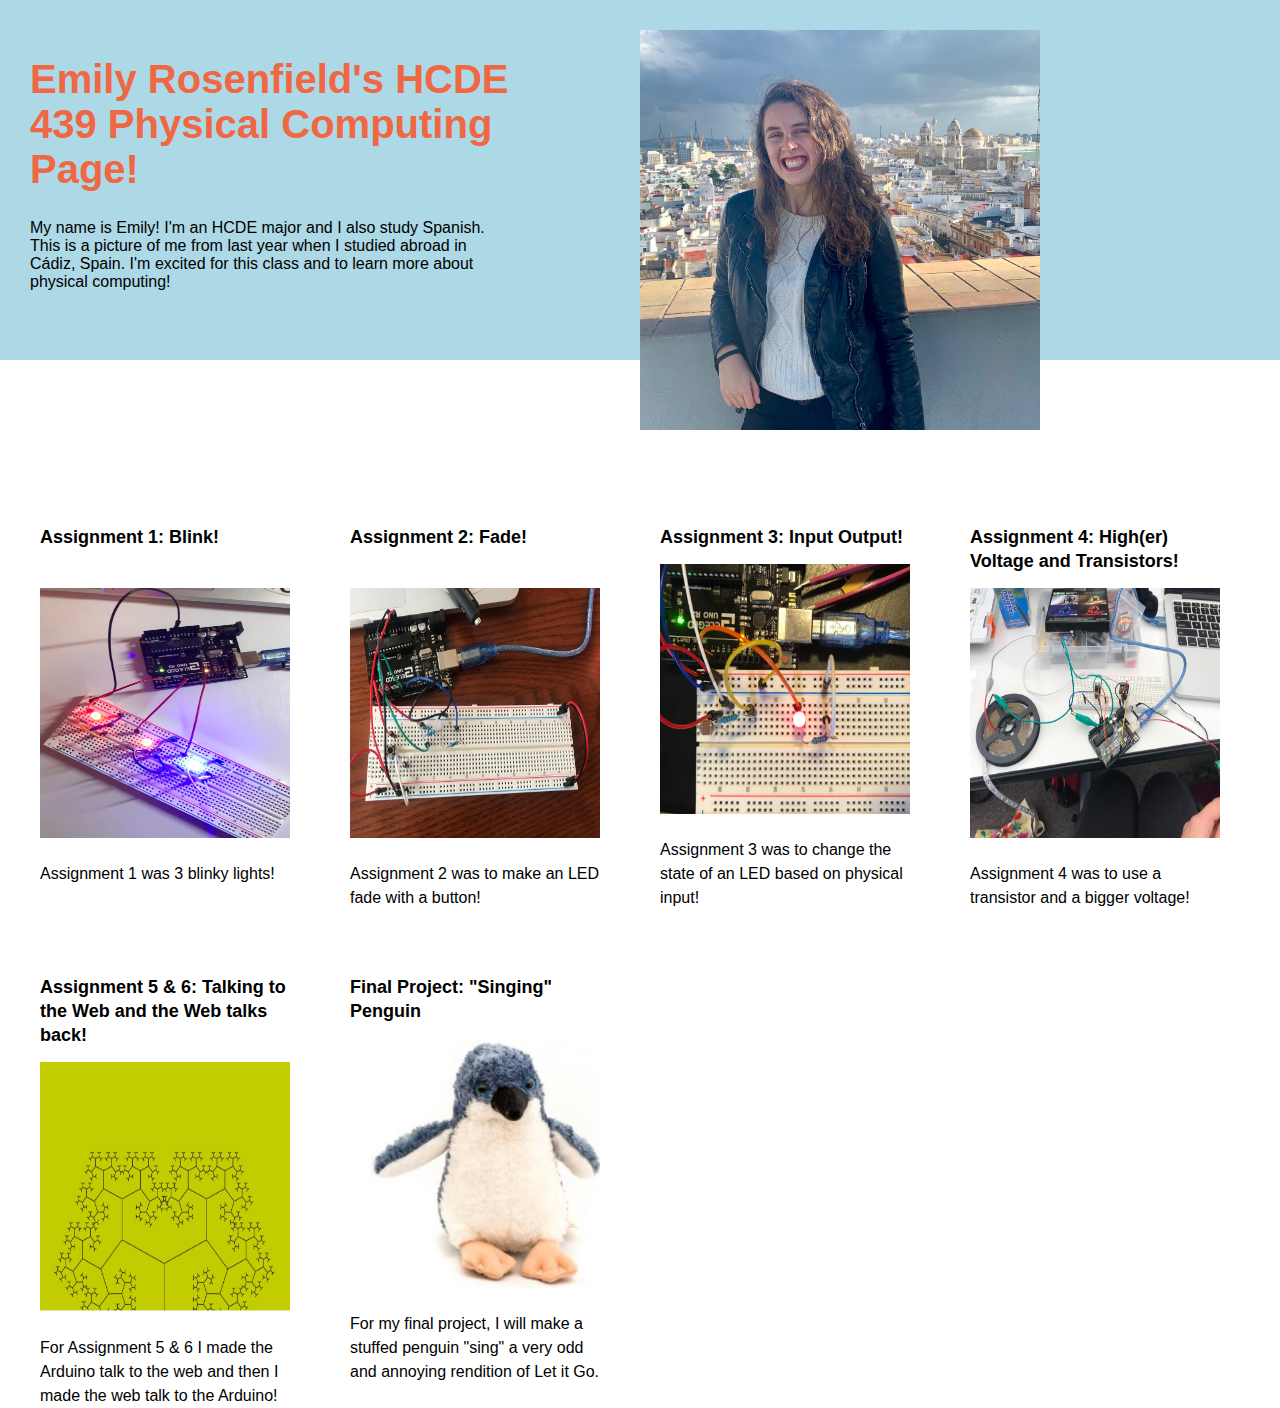
<file: index.html>
<!DOCTYPE html> 
<html> 
    <head> 
        <meta charset="utf-8"> 
        <meta name="viewport" content="width=device-width, maximum-scale=1.0" />

        <title>Emily Rosenfield's HCDE 439 Physical Computing Page!</title> 

        <link href="style.css" media="screen" rel="stylesheet" type="text/css" />

    </head> 
    
    <body> 

        <div class="header">
            <div class="row">
                <div class="column left"> 
                    <h1>Emily Rosenfield's HCDE 439 Physical Computing Page!</h1>
                    <p style="width: 75%;">My name is Emily! I'm an HCDE major and I also study Spanish. This is a picture of me from last year when I studied abroad in Cádiz, Spain. I'm excited for this class and to learn more about physical computing!</p>
                </div>
                <div class="column right">
                    <img src="me.jpg" width=400 height="400"></a>
                </div>
            </div>             
        </div>
            
 
            
        </div>
        <br>
        <br>
        <br>
        <br>
        <br>
        <div class="assignments">

            <div class="assignment">
                <a href="assignment1.html"><h2>Assignment 1: Blink!</h2></br>
                <img src="A1_circuit.JPG" width=250 height="250"></a>
                <p>Assignment 1 was 3 blinky lights!</p>
            </div>

            <div class="assignment">
                <a href="assignment2.html"><h2>Assignment 2: Fade!</h2></br>
                <img src="A2_circuit.jpeg" width=250 height="250"></a>
                <p>Assignment 2 was to make an LED fade with a button!</p>
            </div>
            
         <div class="assignment">
                <a href="assignment3.html"><h2>Assignment 3: Input Output!</h2>
                <img src="A3_circuit.JPG" width=250 height="250"></a>
                <p>Assignment 3 was to change the state of an LED based on physical input!</p>
            </div>
            
            <div class="assignment">
                <a href="assignment4.html"><h2>Assignment 4: High(er) Voltage and Transistors!</h2>
                <img src="A4_circuit.jpg" width=250 height="250"></a>
                <p>Assignment 4 was to use a transistor and a bigger voltage!</p>
            </div>

            <div class="assignment">
                <a href="assignment5.html"><h2>Assignment 5 & 6: Talking to the Web and the Web talks 
                    back!
                </h2>
                <img src="tree.png" width="250" height="250">
                </a>
                <p>For Assignment 5 & 6 I made the Arduino talk to the web and then I made the web 
                    talk to the Arduino!
                </p>
            </div>

            <div class = "assignment">
                <a href="final_project.html"><h2>Final Project: "Singing" Penguin</h2>
                <img src ="final_pic.png" width=250 height=250>
                </a>
                <p width=250>For my final project, I will make a stuffed penguin "sing" a very odd and annoying
                    rendition of Let it Go.
                </p>
            </div>
        </div>
        <br>
        <br>
        <br>

        <br>
        <br>
        <br>
    </body>
</html>
</file>
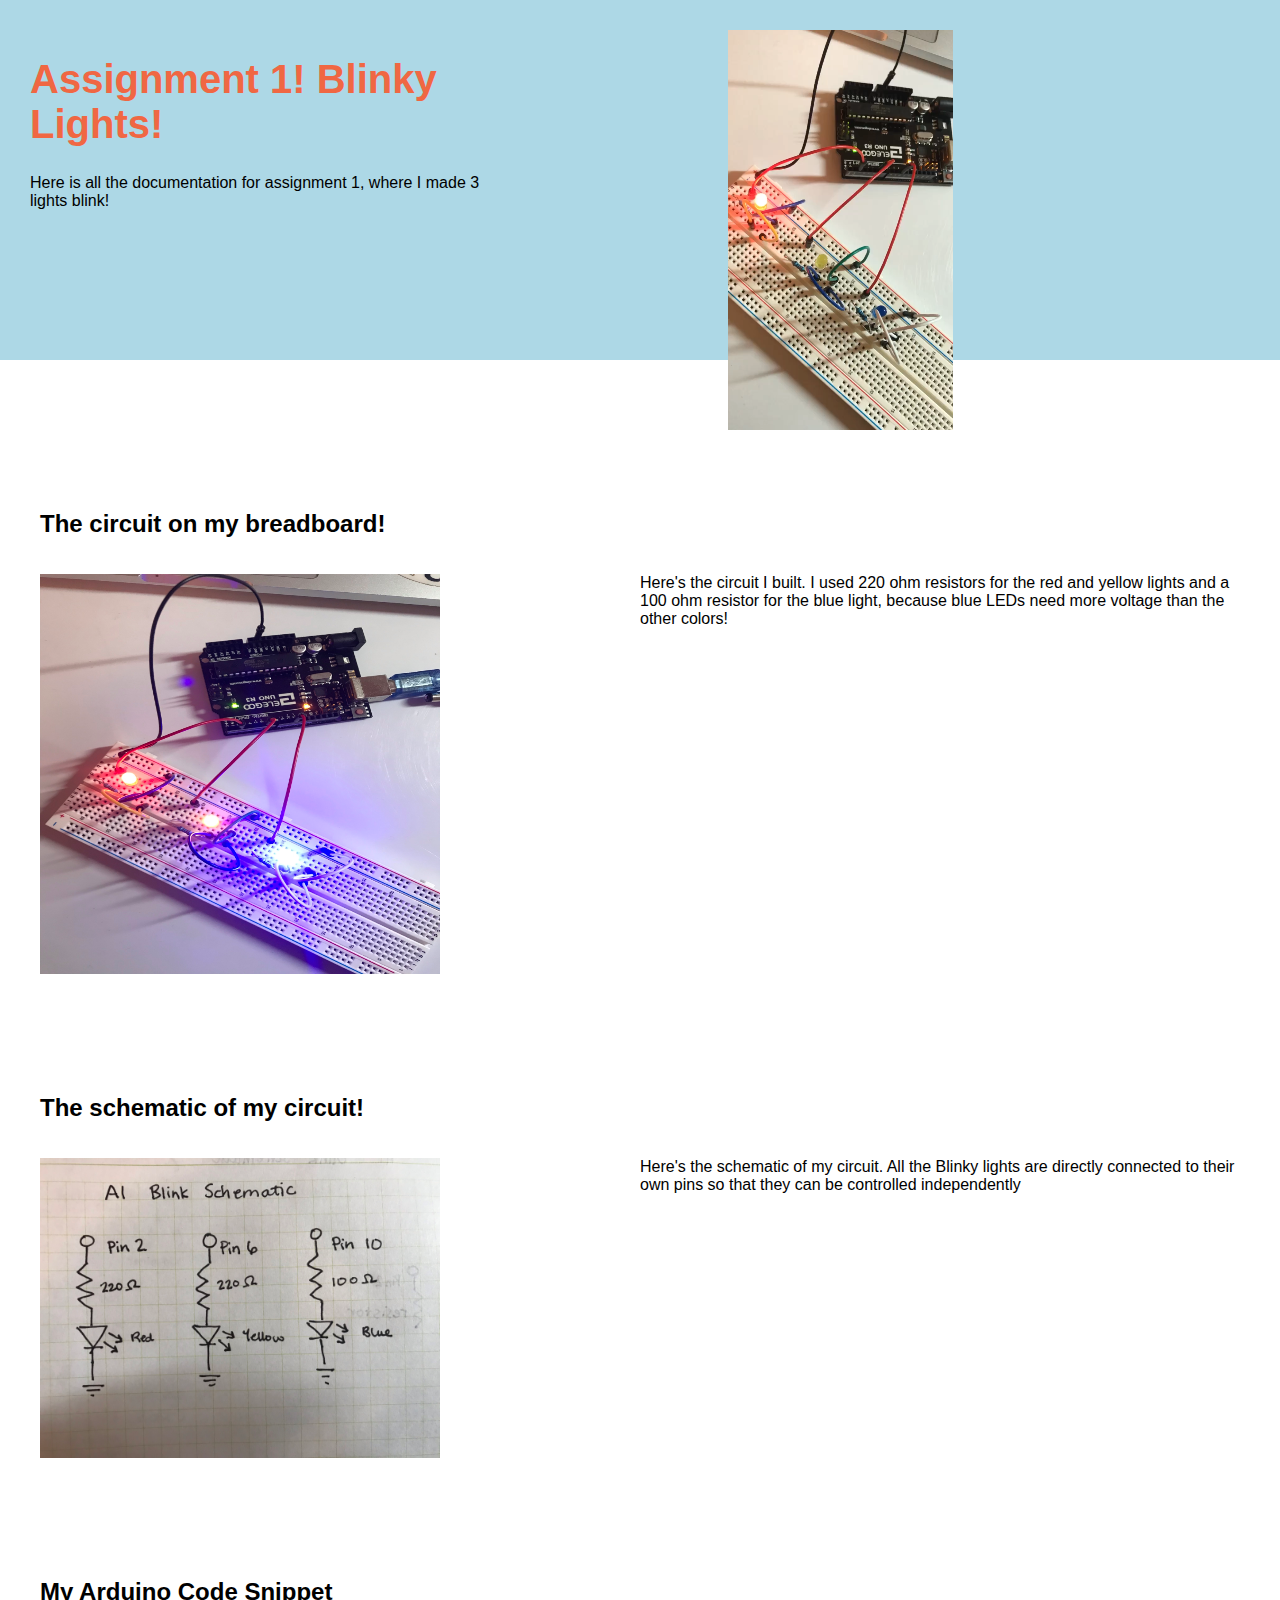
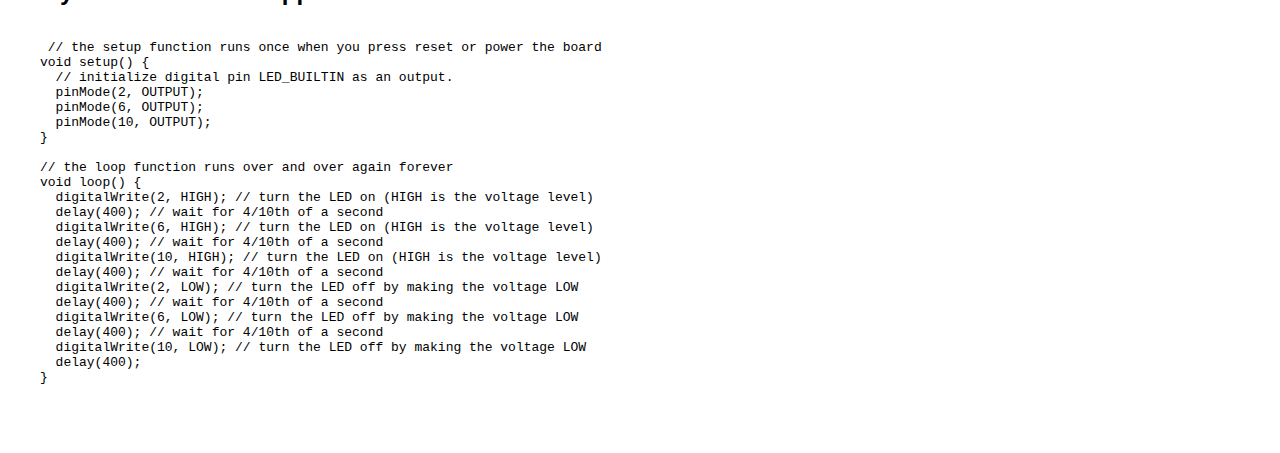
<file: assignment1.html>
<!DOCTYPE html> 
<html> 
    <head> 
        <meta charset="utf-8"> 
        <meta name="viewport" content="width=device-width, maximum-scale=1.0" />

        <title>Emily's HCDE 439 Physical Computing Page!</title> 

        <link href="style.css" media="screen" rel="stylesheet" type="text/css" />

    </head> 
    <body> 

        <div class="header">
          <div class="row">
              <div class="column left"> 
                  <h1>Assignment 1! Blinky Lights!</h1>
                  <p style="width: 75%;">Here is all the documentation for assignment 1, where I made 3 lights blink!</p>
              </div>
              <div class="column right">
                <video autoplay="true" src="assignment1.MOV" width="400" height="400" name="Blinky Lights"></video>
              </div>
          </div>             
      </div>
        <br>
        <br>
        <div class="content">
        </br>
        <br>
        <br>
        <h2>The circuit on my breadboard!</h2>
          <div class = "row">
            <div class = "column">
              <p><img src="A1_circuit.JPG" width=400 height=400></img></p> 
            </div>
            <div class = "column">
              <p>Here's the circuit I built. I used 220 ohm resistors for the red and yellow lights and a 100 ohm  resistor for the blue light, because blue LEDs need more voltage than the other colors!</p>
            </div>
          </div>
        </div>
        <div class = "content">
          <h2>The schematic of my circuit!</h2>
          <div class = "row">
            <div class = "column">
              <p><img src="a1_schem.JPG" width=400></img></p>
            </div>
            <div class = "column">
              <p>Here's the schematic of my circuit. All the Blinky lights are directly connected to their own pins so that they can be controlled independently
              </p>
            </div>
          </div>
        </div>
        <div class = "content">
        	<h2>My Arduino Code Snippet</h2>
        	<pre>
        	<code>
 // the setup function runs once when you press reset or power the board
void setup() {
  // initialize digital pin LED_BUILTIN as an output.
  pinMode(2, OUTPUT);
  pinMode(6, OUTPUT);
  pinMode(10, OUTPUT);
}

// the loop function runs over and over again forever
void loop() {
  digitalWrite(2, HIGH); // turn the LED on (HIGH is the voltage level)
  delay(400); // wait for 4/10th of a second
  digitalWrite(6, HIGH); // turn the LED on (HIGH is the voltage level)
  delay(400); // wait for 4/10th of a second
  digitalWrite(10, HIGH); // turn the LED on (HIGH is the voltage level)
  delay(400); // wait for 4/10th of a second
  digitalWrite(2, LOW); // turn the LED off by making the voltage LOW
  delay(400); // wait for 4/10th of a second
  digitalWrite(6, LOW); // turn the LED off by making the voltage LOW
  delay(400); // wait for 4/10th of a second
  digitalWrite(10, LOW); // turn the LED off by making the voltage LOW
  delay(400); 
}
</code>
</pre>
</div>
        	
        
    </body>
</html>
</file>
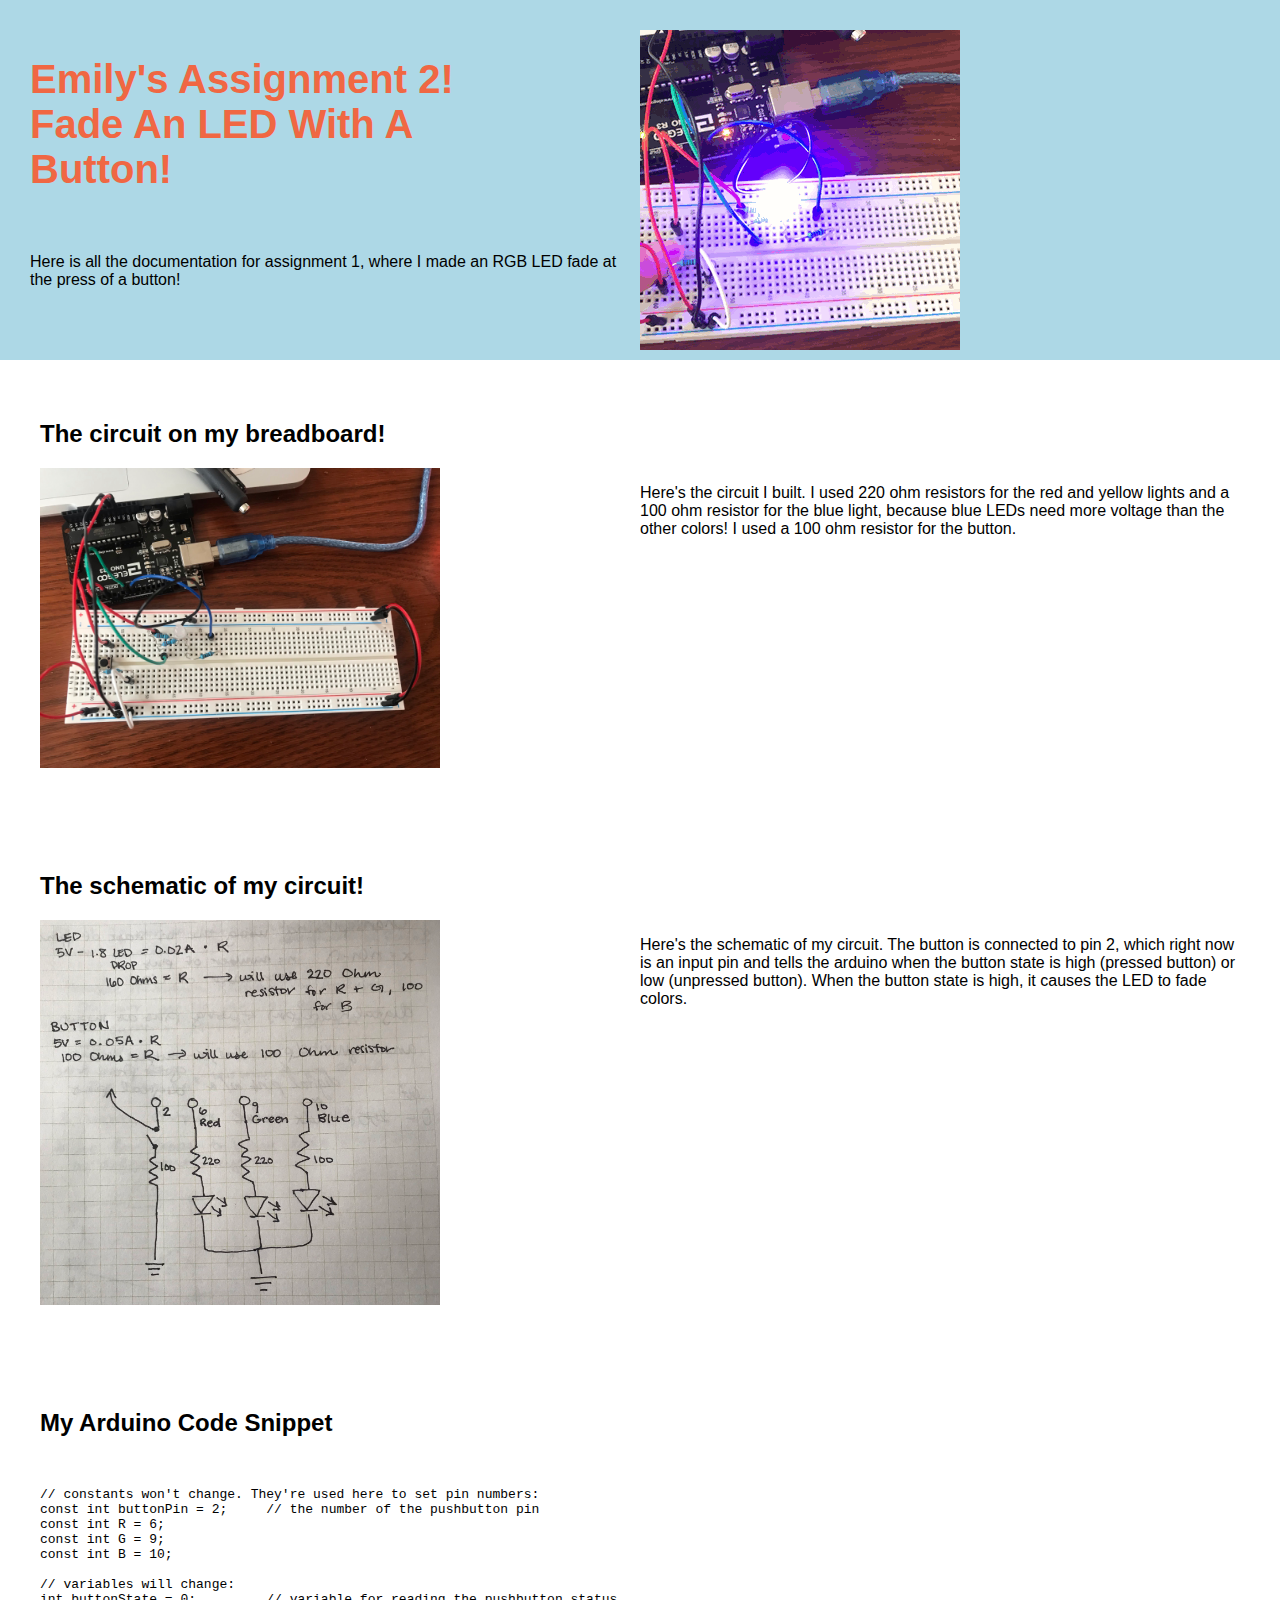
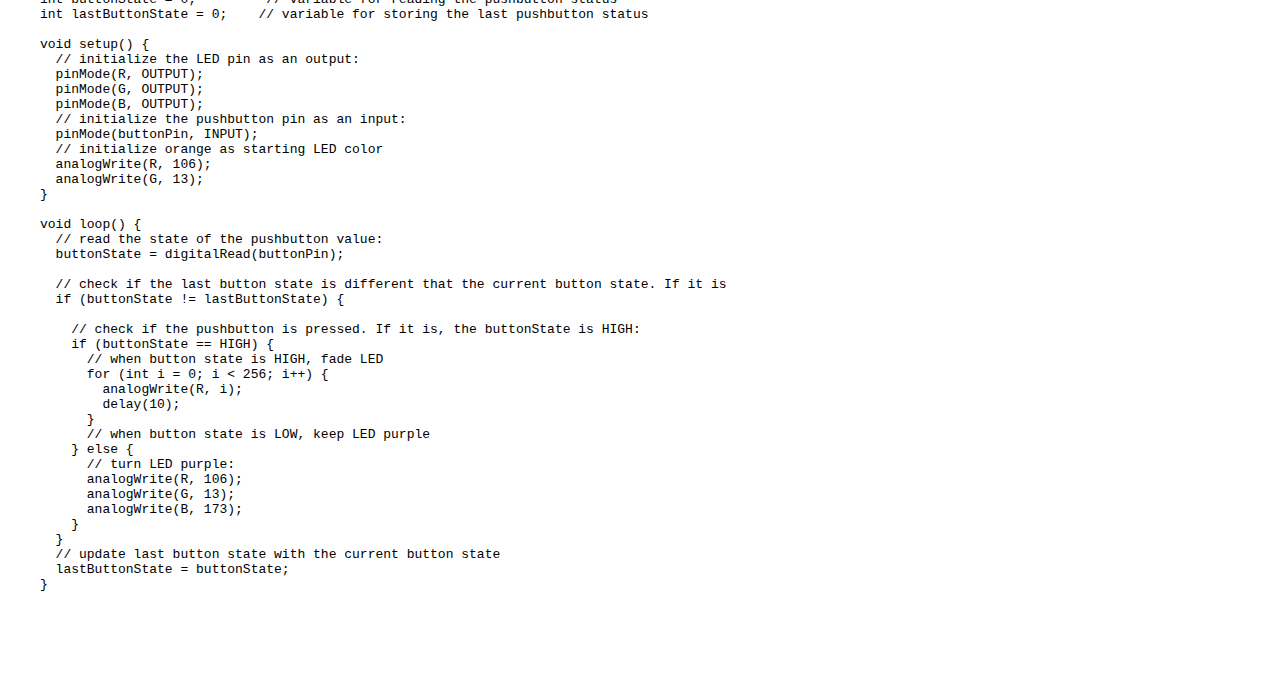
<file: assignment2.html>
<!DOCTYPE html> 
<html> 
    <head> 
        <meta charset="utf-8"> 
        <meta name="viewport" content="width=device-width, maximum-scale=1.0" />

        <title>Emily's HCDE 439 Physical Computing Page!</title> 

        <link href="style.css" media="screen" rel="stylesheet" type="text/css" />

    </head> 
    <body> 

        <div class="header">
            <div class = "row">
              <div class = "column">
                <h1>Emily's Assignment 2! Fade an LED with a Button!</h1>
              </br>
                <p>
                  Here is all the documentation for assignment 1, where I made an RGB LED fade at the press of a button!
                </p>
              </div>
              <div class = "column">
                <image src = "A2_fade.gif"></image>
              </div>
            </div>
        </div>
        <div class = "content">
          <h2>The circuit on my breadboard!</h2>
          <div class = "row">
            <div class = "column">
              <img src="A2_circuit.jpeg" width=400></img>
            </div>
            <div class = "column">
              <p>
                Here's the circuit I built. I used 220 ohm resistors for the red and yellow lights and a 100 ohm  resistor for the blue light, because blue LEDs need more voltage than the other colors! I used a 100 ohm resistor for the button.
              </p>
            </div>
          </div>
        </div>
        <div class = "content">
          <div class = "row">
            <h2>The schematic of my circuit!</h2>
            <div class = "column">
              <img src="A2_schematic.jpeg" width=400></img>
           </div>
            <div class = "column">
             <p>Here's the schematic of my circuit. The button is connected to pin 2, which right now is an input pin and tells the arduino when the button state is high (pressed button) or low (unpressed button). When the button state is high, it causes the LED to fade colors.
              </p>
           </div> 	
         </div>
        </div>
        <div class = "content">
        	<h2>My Arduino Code Snippet</h2>
        	<pre>
        	<code>

// constants won't change. They're used here to set pin numbers:
const int buttonPin = 2;     // the number of the pushbutton pin
const int R = 6;
const int G = 9;
const int B = 10;

// variables will change:
int buttonState = 0;         // variable for reading the pushbutton status
int lastButtonState = 0;    // variable for storing the last pushbutton status

void setup() {
  // initialize the LED pin as an output:
  pinMode(R, OUTPUT);
  pinMode(G, OUTPUT);
  pinMode(B, OUTPUT);
  // initialize the pushbutton pin as an input:
  pinMode(buttonPin, INPUT);
  // initialize orange as starting LED color
  analogWrite(R, 106);
  analogWrite(G, 13);
}

void loop() {
  // read the state of the pushbutton value:
  buttonState = digitalRead(buttonPin);

  // check if the last button state is different that the current button state. If it is
  if (buttonState != lastButtonState) {
    
    // check if the pushbutton is pressed. If it is, the buttonState is HIGH:
    if (buttonState == HIGH) {
      // when button state is HIGH, fade LED
      for (int i = 0; i < 256; i++) {
        analogWrite(R, i);
        delay(10); 
      }
      // when button state is LOW, keep LED purple
    } else {
      // turn LED purple:
      analogWrite(R, 106);
      analogWrite(G, 13);
      analogWrite(B, 173);
    }
  }
  // update last button state with the current button state
  lastButtonState = buttonState;
}

</code>
</pre>
</div>
        	
        
    </body>
</html>
</file>
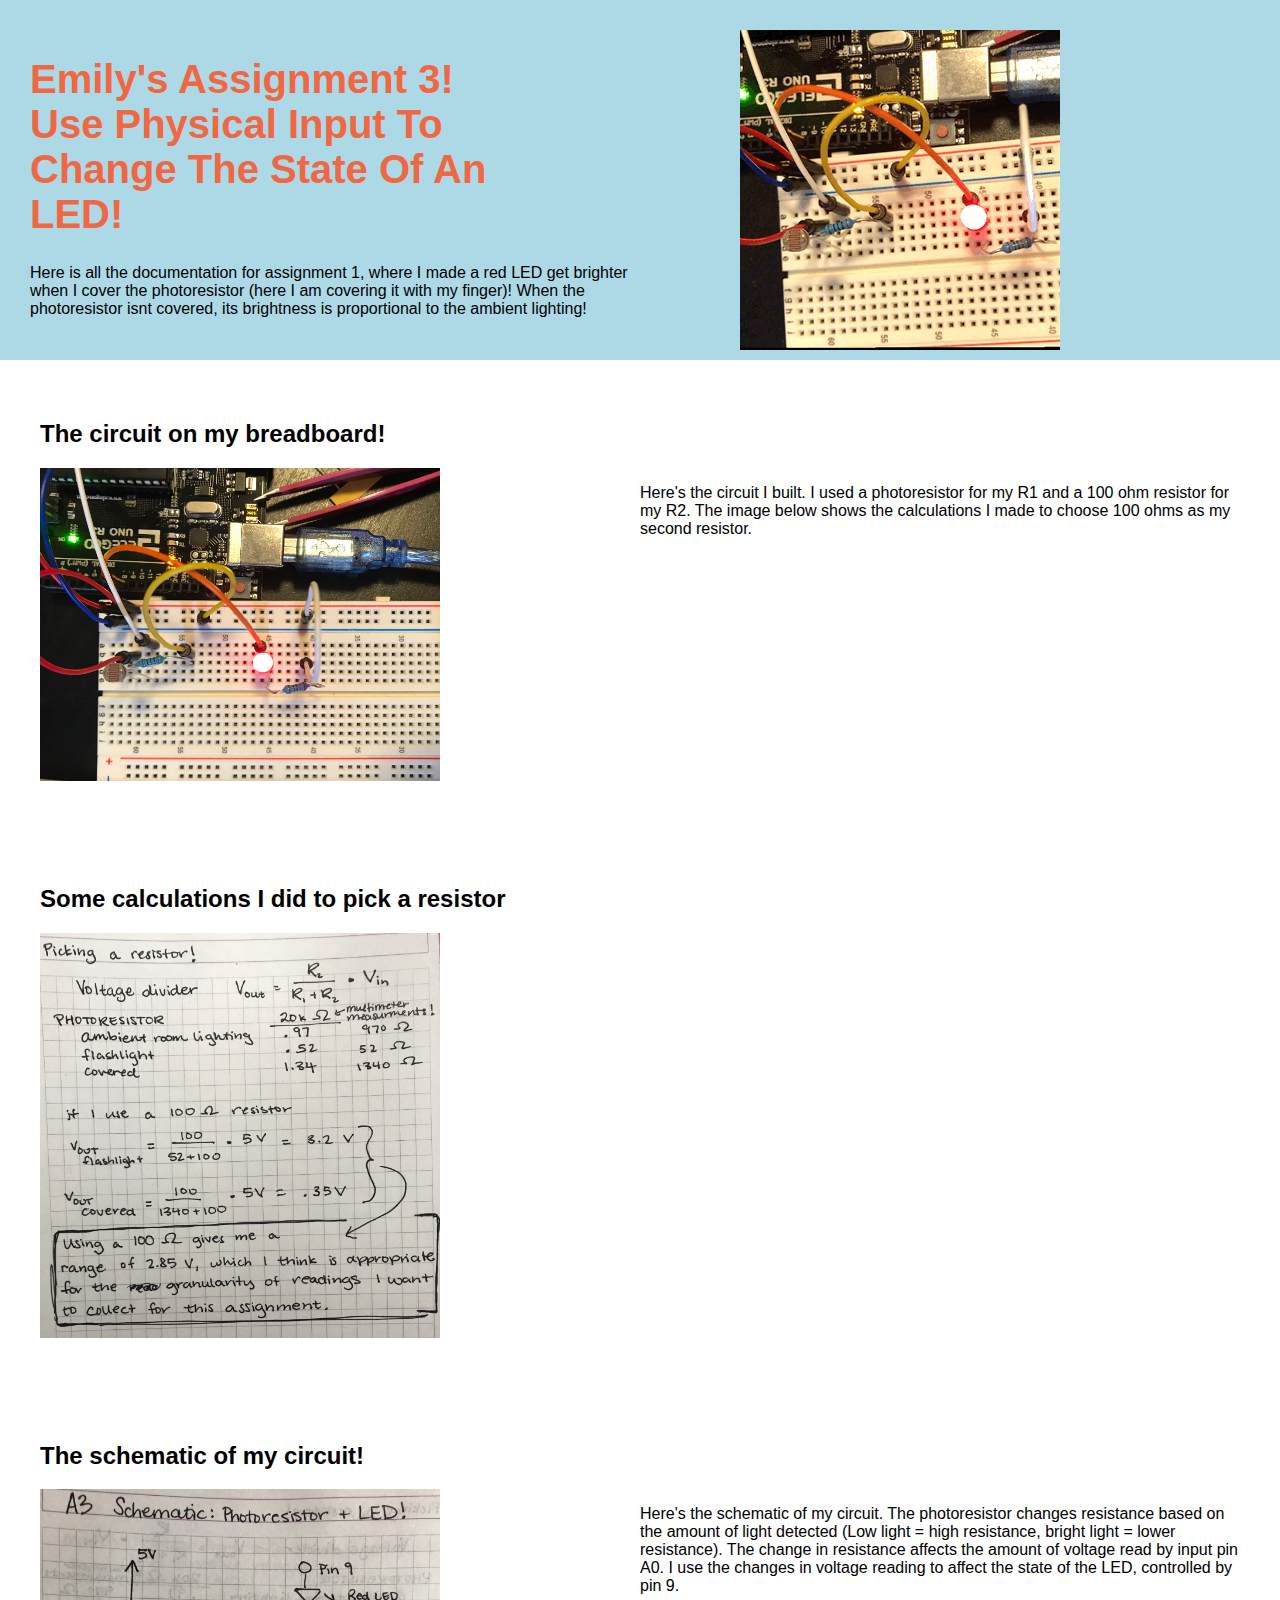
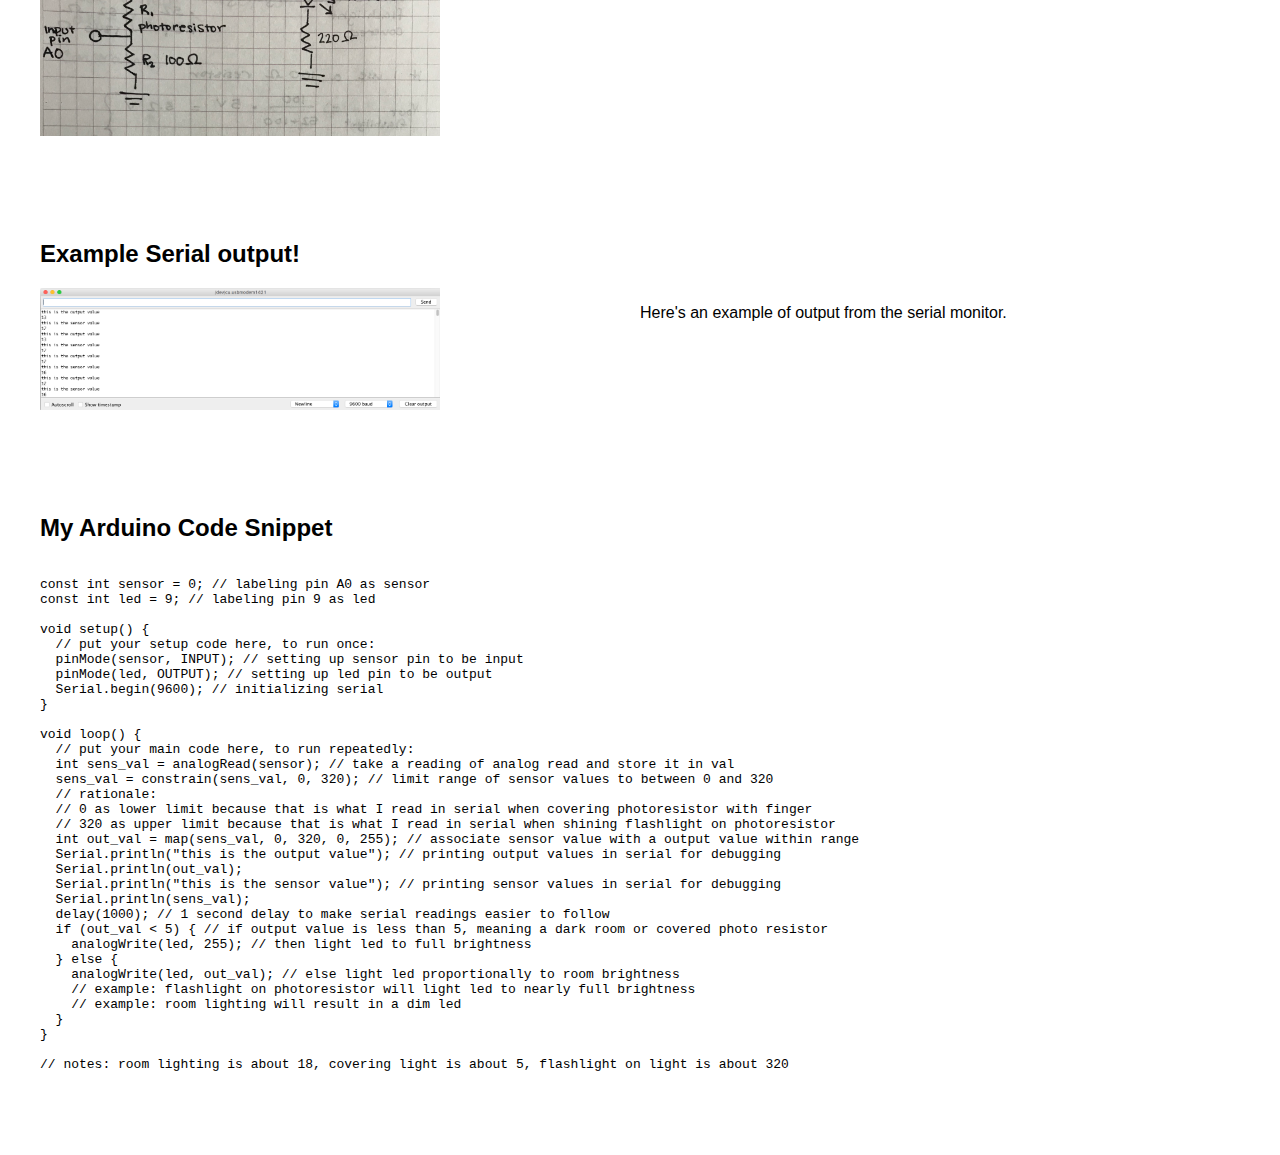
<file: assignment3.html>
<!DOCTYPE html> 
<html> 
    <head> 
        <meta charset="utf-8"> 
        <meta name="viewport" content="width=device-width, maximum-scale=1.0" />

        <title>Emily's HCDE 439 Physical Computing Page!</title> 

        <link href="style.css" media="screen" rel="stylesheet" type="text/css" />

    </head> 
    <body> 

        <div class="header">
          <div class = "row">
            <div class = "column">
              <h1>Emily's Assignment 3! Use Physical Input to Change the State of an LED!</h1>
            <p>Here is all the documentation for assignment 1, where I made a red 
              LED get brighter when I cover the photoresistor (here I am covering 
              it with my finger)! When the photoresistor isnt covered, its brightness 
              is proportional to the ambient lighting!</p>
            </div>
            <div class = "column">
              <image src = "A3_input.GIF" style="padding-left: 100px;"></image>
            </div>
          </div>    
        </div>

        <div class = "content">
          <div class = "row">
            <h2>The circuit on my breadboard!</h2>
            <div class = "column">
              <img src="A3_circuit.JPG" width=400></img>
            </div>
            <div class = "column">
              <p>Here's the circuit I built. I used a photoresistor for my R1 and a 
                100 ohm resistor for my R2. The image below shows the calculations I 
                made to choose 100 ohms as my second resistor.</p>
            </div>
          </div>
        </div>

        <div class = "content">
          <h2>Some calculations I did to pick a resistor</h2>
          <img src="A3_calculations.JPG" width=400></img>
        </div>
        
        <div class = "content">
          <h2>The schematic of my circuit!</h2>
          <div class = "row">
            <div class = "column">
              <img src="A3_schematic.JPG" width=400></img>
            </div>
            <div class = "column">
              <p>Here's the schematic of my circuit. The photoresistor changes 
                resistance based on the amount of light detected (Low light = 
                high resistance, bright light = lower resistance). The change 
                in resistance affects the amount of voltage read by input pin A0. 
                I use the changes in voltage reading to affect the state of the LED, 
                controlled by pin 9.
              </p>
            </div>
          </div>	
        </div>

        <div class = "content">
          <h2>Example Serial output!</h2>
          <div class = "row">
            <div class = "column">
              <img src="A3_serial.JPG" width=400></img>
            </div>
            <div class = "column">
              <p>Here's an example of output from the serial monitor.</p>
            </div>
          </div>
        </div>

        <div class = "content">
        	<h2>My Arduino Code Snippet</h2>
        	<pre>
        	<code>
const int sensor = 0; // labeling pin A0 as sensor
const int led = 9; // labeling pin 9 as led

void setup() {
  // put your setup code here, to run once:
  pinMode(sensor, INPUT); // setting up sensor pin to be input
  pinMode(led, OUTPUT); // setting up led pin to be output
  Serial.begin(9600); // initializing serial
}

void loop() {
  // put your main code here, to run repeatedly:
  int sens_val = analogRead(sensor); // take a reading of analog read and store it in val
  sens_val = constrain(sens_val, 0, 320); // limit range of sensor values to between 0 and 320
  // rationale:
  // 0 as lower limit because that is what I read in serial when covering photoresistor with finger
  // 320 as upper limit because that is what I read in serial when shining flashlight on photoresistor
  int out_val = map(sens_val, 0, 320, 0, 255); // associate sensor value with a output value within range
  Serial.println("this is the output value"); // printing output values in serial for debugging
  Serial.println(out_val);
  Serial.println("this is the sensor value"); // printing sensor values in serial for debugging
  Serial.println(sens_val); 
  delay(1000); // 1 second delay to make serial readings easier to follow
  if (out_val < 5) { // if output value is less than 5, meaning a dark room or covered photo resistor
    analogWrite(led, 255); // then light led to full brightness
  } else { 
    analogWrite(led, out_val); // else light led proportionally to room brightness
    // example: flashlight on photoresistor will light led to nearly full brightness
    // example: room lighting will result in a dim led
  }
}

// notes: room lighting is about 18, covering light is about 5, flashlight on light is about 320

</code>
</pre>
</div>
        	
        
    </body>
</html>
</file>
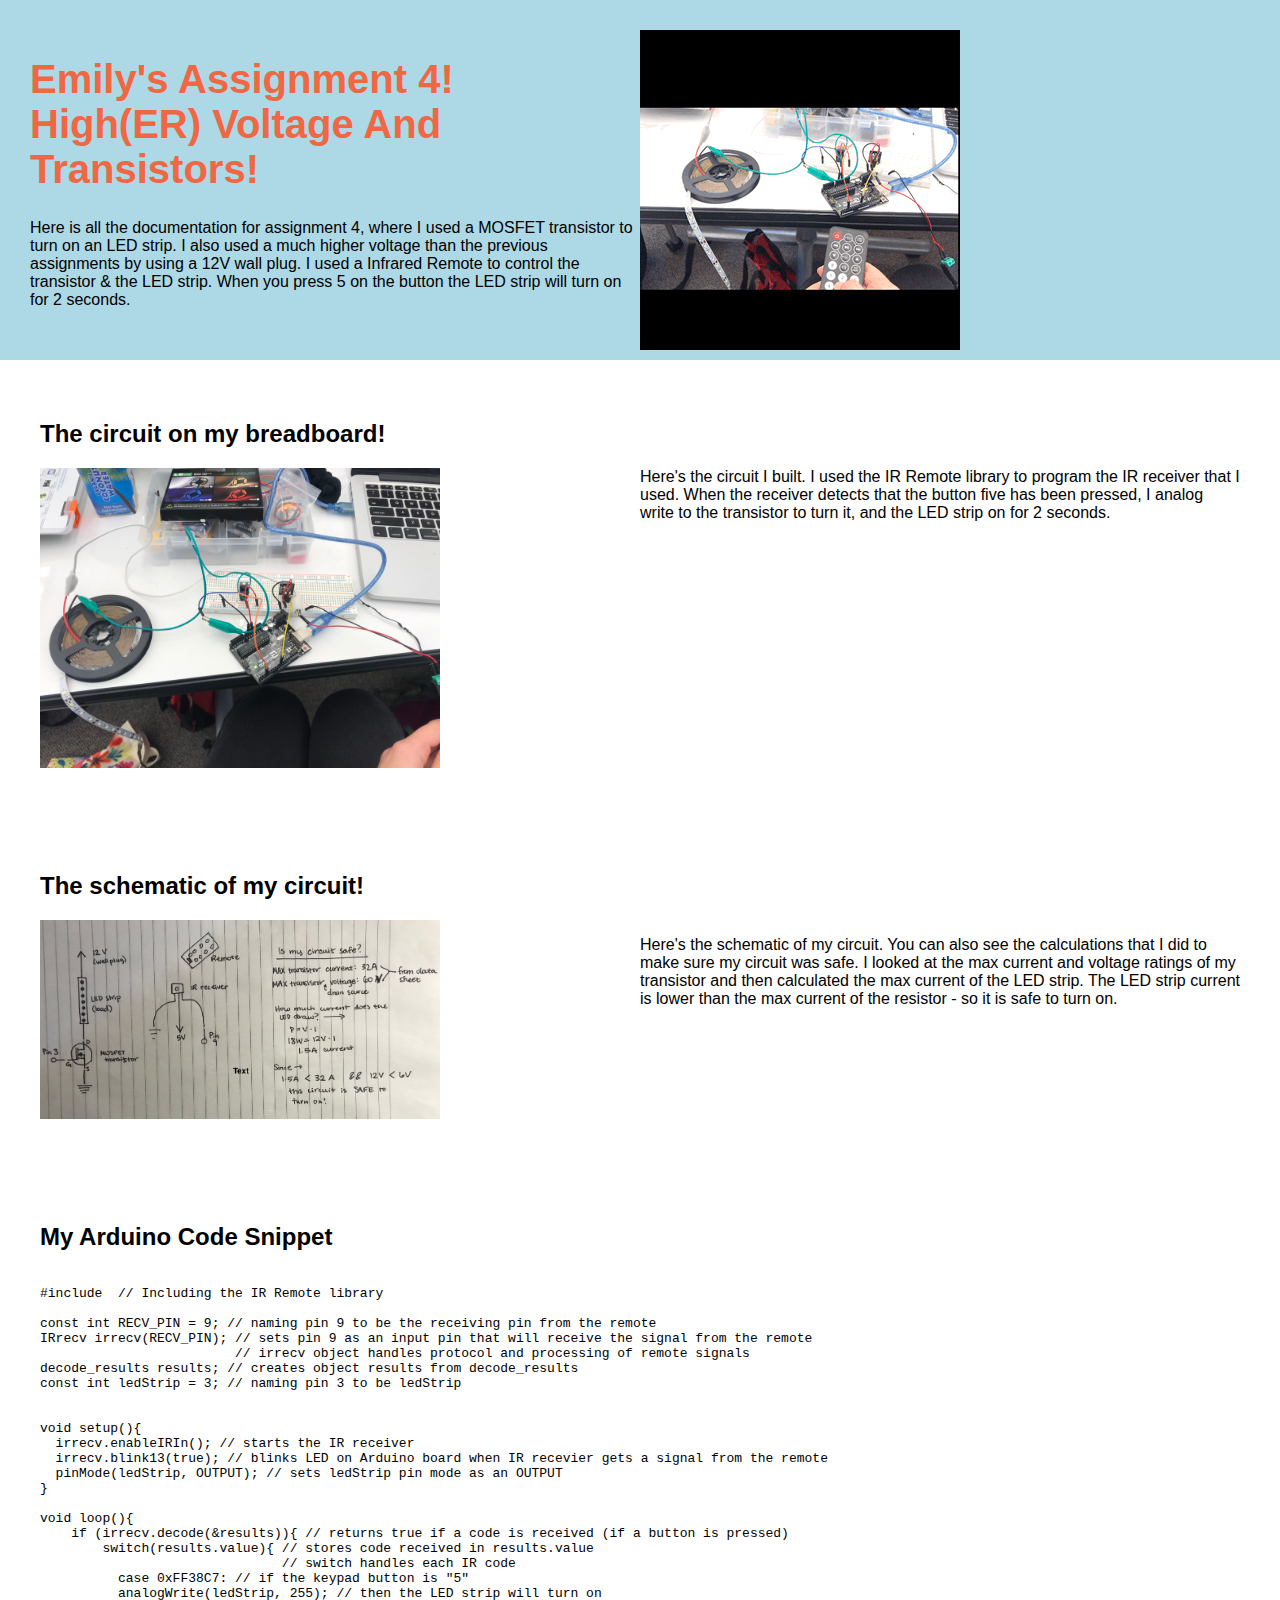
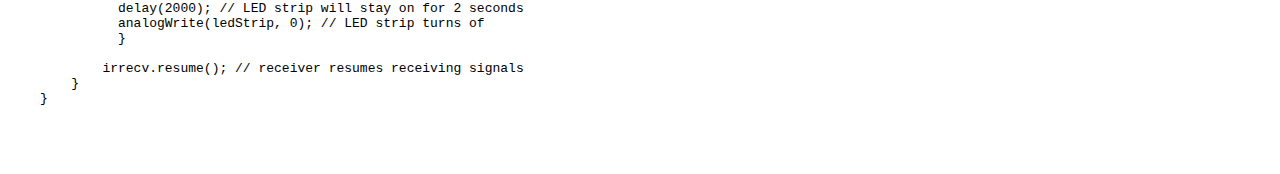
<file: assignment4.html>
<!DOCTYPE html> 
<html> 
    <head> 
        <meta charset="utf-8"> 
        <meta name="viewport" content="width=device-width, maximum-scale=1.0" />

        <title>Emily's HCDE 439 Physical Computing Page!</title> 

        <link href="style.css" media="screen" rel="stylesheet" type="text/css" />

    </head> 
    <body> 

        <div class="header">
            <div class = "row">
                <div class = "column">
                    <h1>Emily's Assignment 4! High(ER) Voltage and Transistors!</h1>
                    <p>Here is all the documentation for assignment 4, where I used a 
                        MOSFET transistor to turn on an LED strip. I also used a much 
                        higher voltage than the previous assignments by using a 12V 
                        wall plug. I used a Infrared Remote to control the transistor 
                        & the LED strip. When you press 5 on the button the LED strip 
                        will turn on for 2 seconds.</p>
                </div>
                <div class = "column">
                    <image src = "A4.GIF"></image>
                </div>
            </div>
        </div>
        
        <div class = "content">
        	<h2>The circuit on my breadboard!</h2>
        	<div class = "row">
                <div class = "column">
                    <img src="A4_circuit.jpg" width=400></img>
                </div>
                <div class = "row">
                    <p>Here's the circuit I built. I used the IR Remote 
                        library to program the IR receiver that I used. 
                        When the receiver detects that the button five has been 
                        pressed, I analog write to the transistor to turn it, and the 
                        LED strip on for 2 seconds. </p>
                </div>
            </div>
        </div>

        <div class = "content">
            <h2>The schematic of my circuit!</h2>
            <div class = "row">
                <div class = "column">
                    <img src="A4_schematic.jpg" width=400></img>
                </div>
                <div class = "column">
                    <p>Here's the schematic of my circuit. You can also see the calculations 
                        that I did to make sure my circuit was safe. I looked at the max 
                        current and voltage ratings of my transistor and then calculated 
                        the max current of the LED strip. The LED strip current is lower than 
                        the max current of the resistor - so it is safe to turn on.</p>
                </div>
            </div>
        </div>

        <div class = "content">
        	<h2>My Arduino Code Snippet</h2>
        	<pre>
        	<code>
#include <IRremote.h> // Including the IR Remote library

const int RECV_PIN = 9; // naming pin 9 to be the receiving pin from the remote
IRrecv irrecv(RECV_PIN); // sets pin 9 as an input pin that will receive the signal from the remote
                         // irrecv object handles protocol and processing of remote signals
decode_results results; // creates object results from decode_results
const int ledStrip = 3; // naming pin 3 to be ledStrip


void setup(){
  irrecv.enableIRIn(); // starts the IR receiver
  irrecv.blink13(true); // blinks LED on Arduino board when IR recevier gets a signal from the remote
  pinMode(ledStrip, OUTPUT); // sets ledStrip pin mode as an OUTPUT
}

void loop(){
    if (irrecv.decode(&results)){ // returns true if a code is received (if a button is pressed)
        switch(results.value){ // stores code received in results.value
                               // switch handles each IR code
          case 0xFF38C7: // if the keypad button is "5"
          analogWrite(ledStrip, 255); // then the LED strip will turn on
          delay(2000); // LED strip will stay on for 2 seconds
          analogWrite(ledStrip, 0); // LED strip turns of
          }
 
        irrecv.resume(); // receiver resumes receiving signals
    }
}
</code>
</pre>
</div>
        	
        
    </body>
</html>
</file>
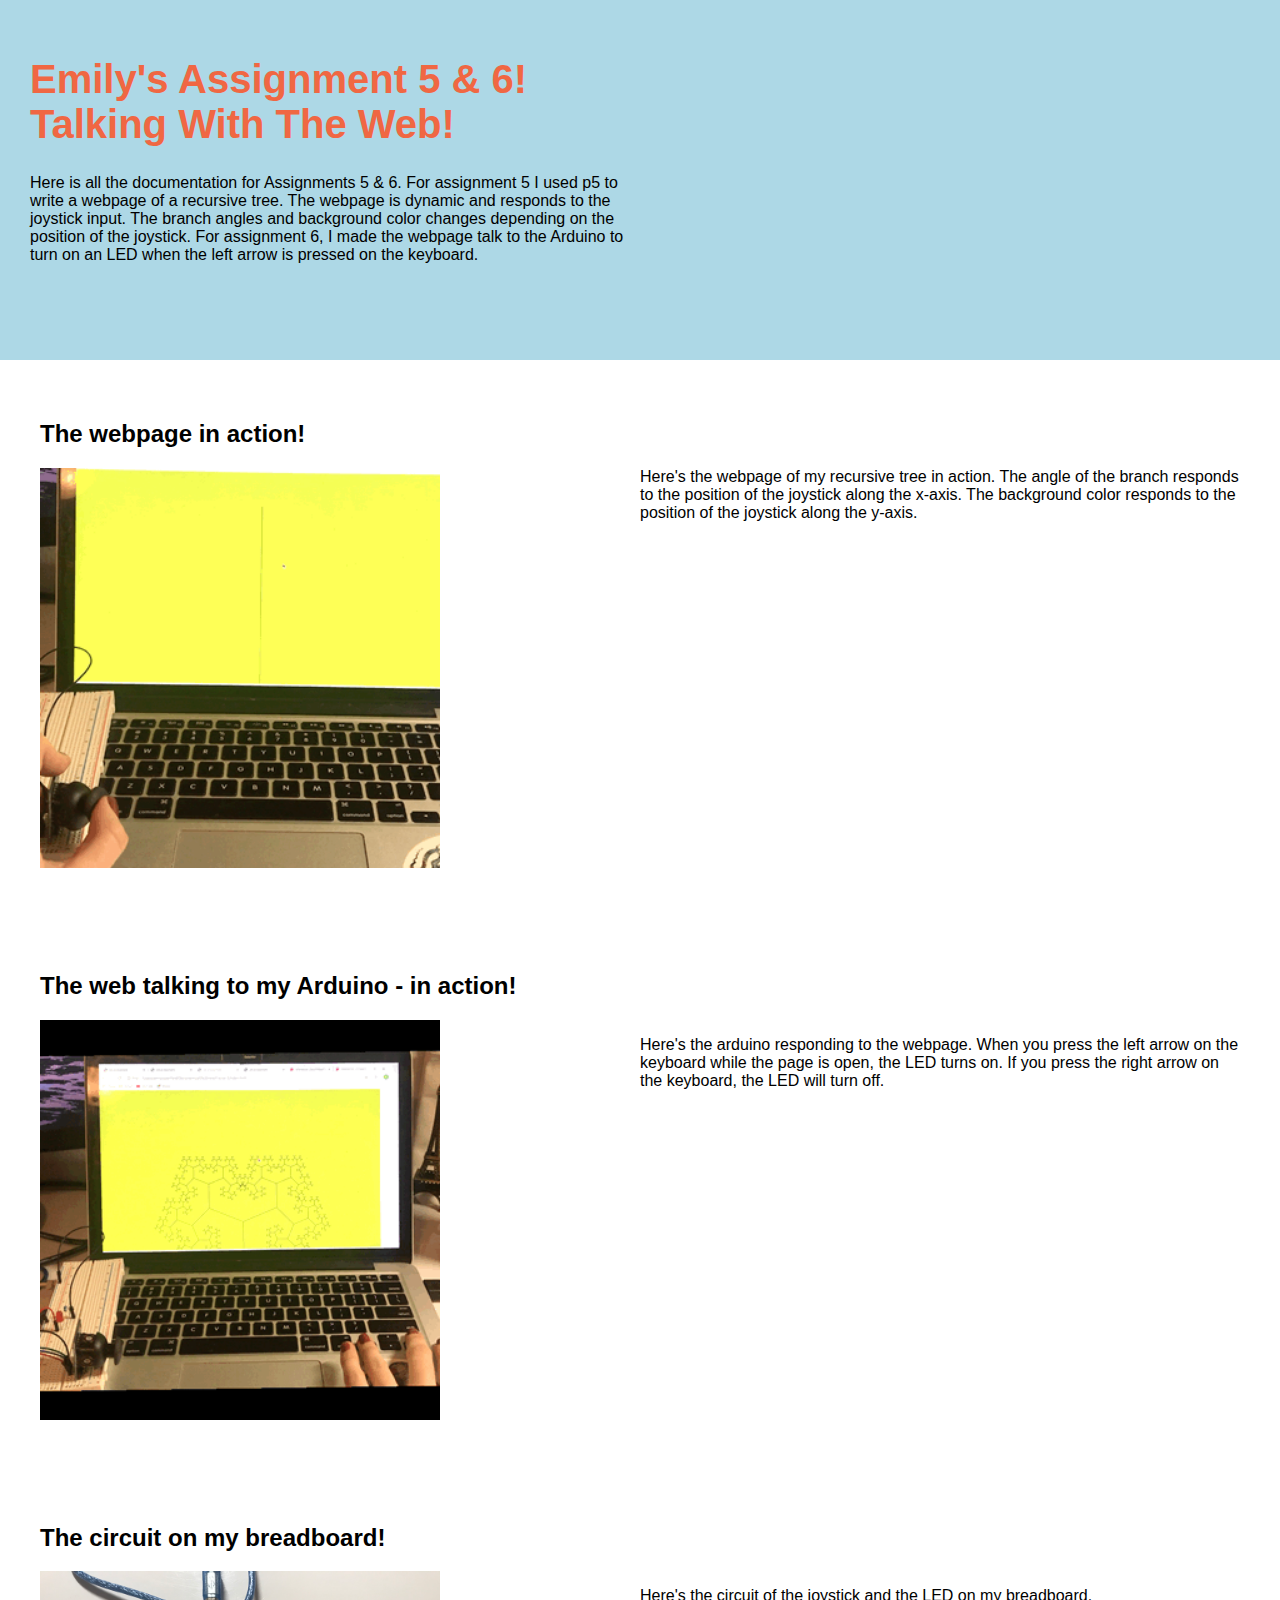
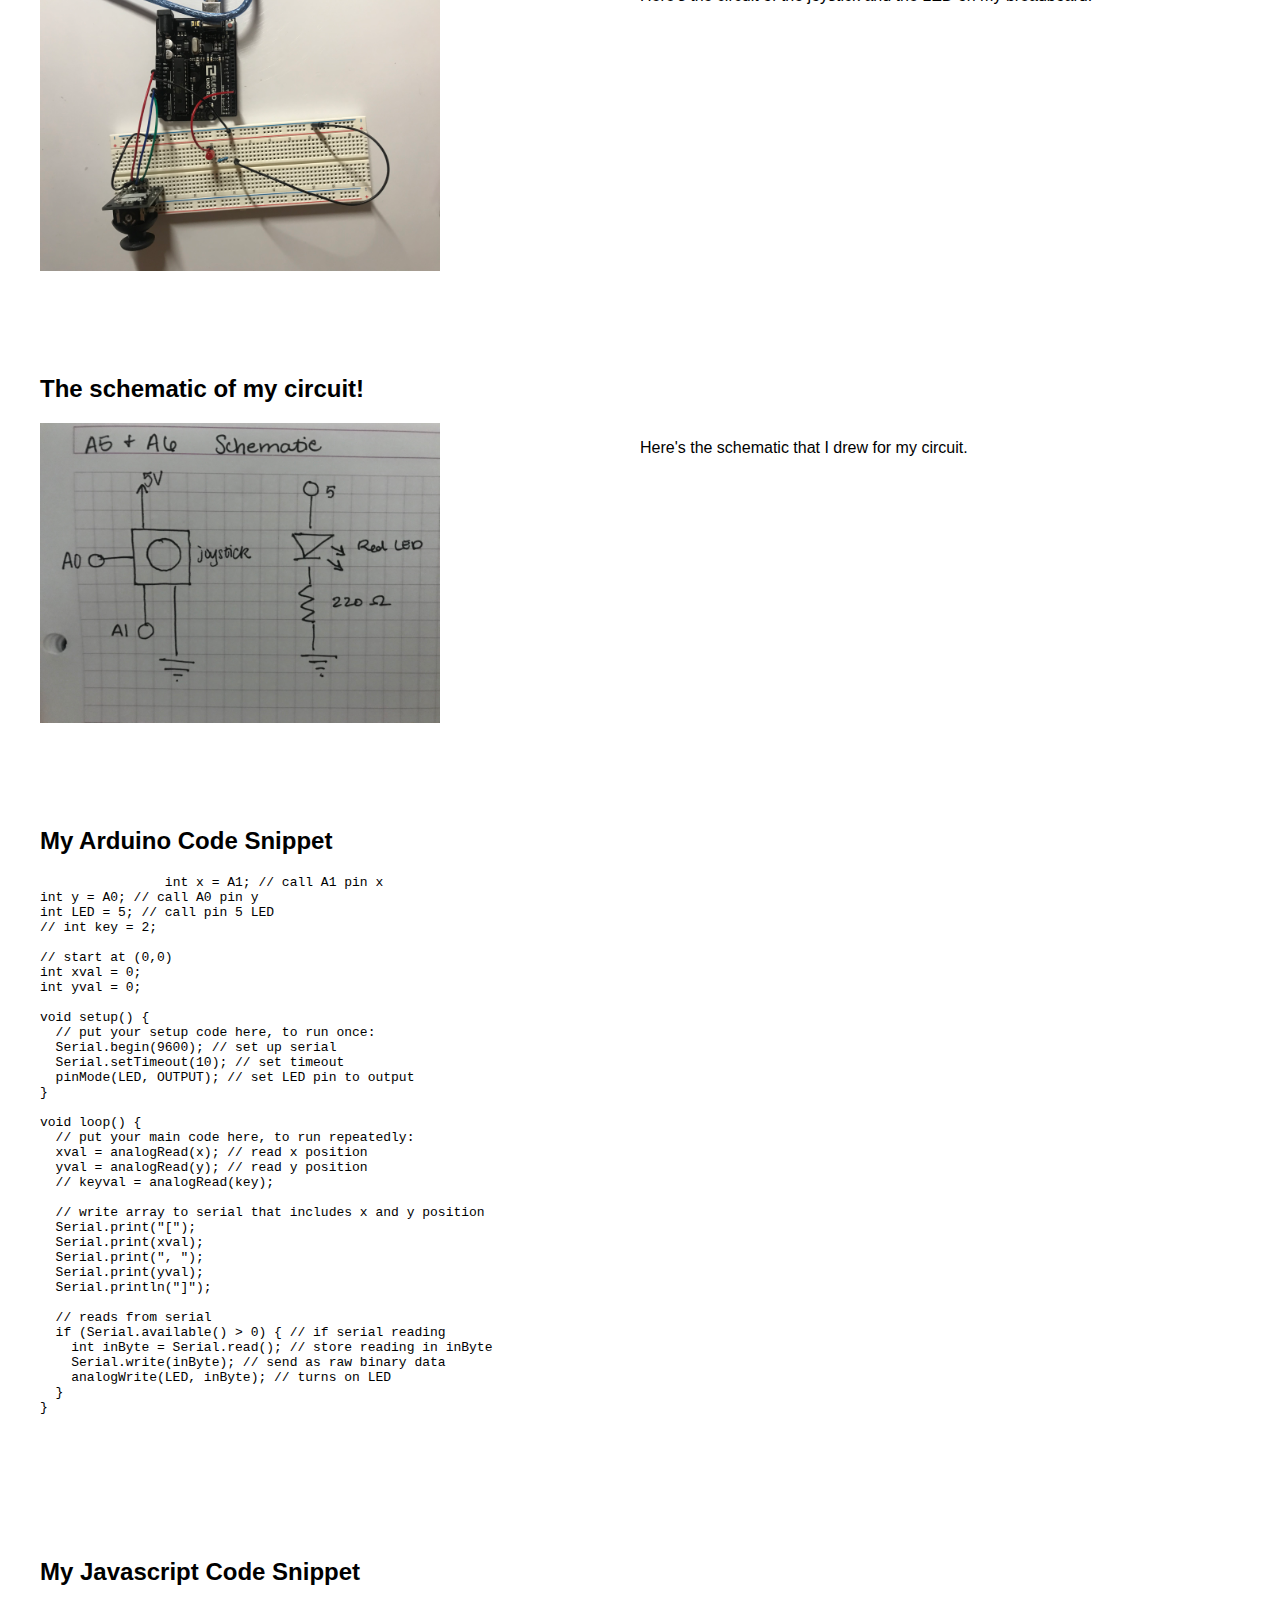
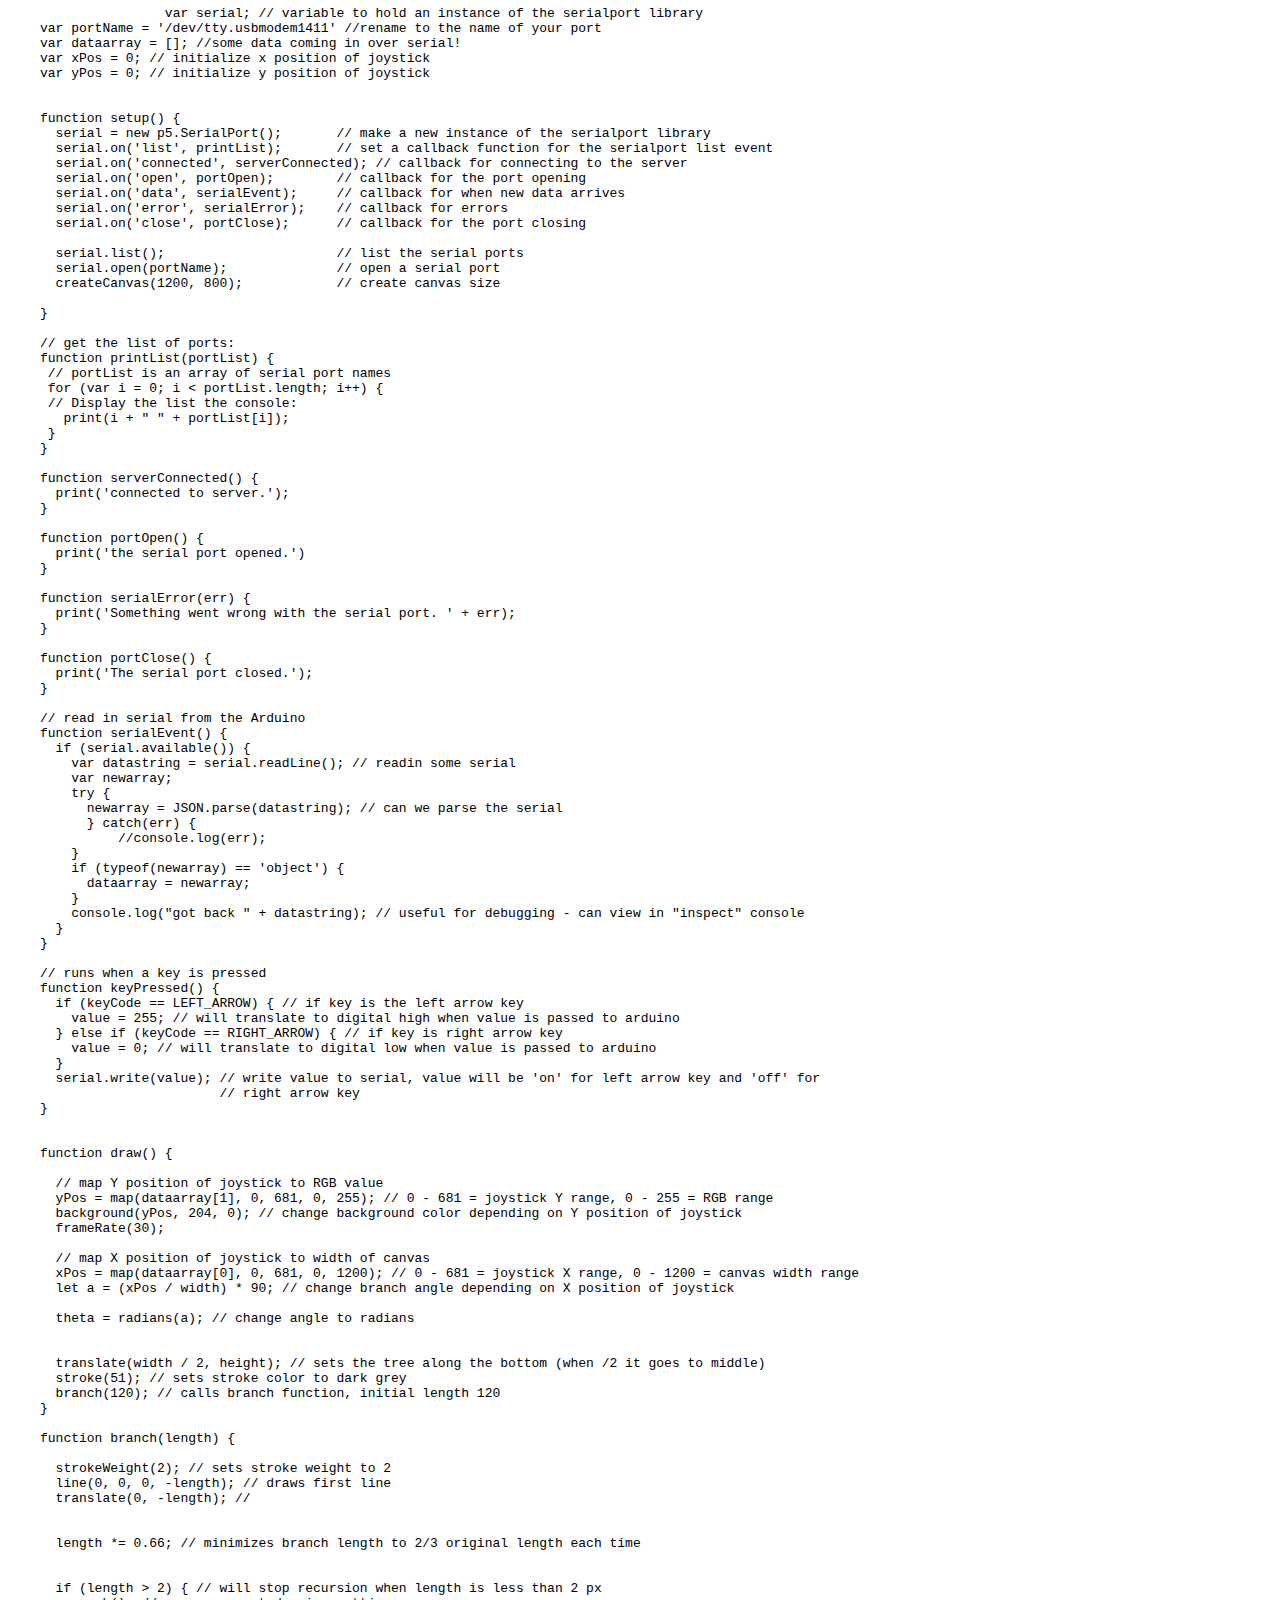
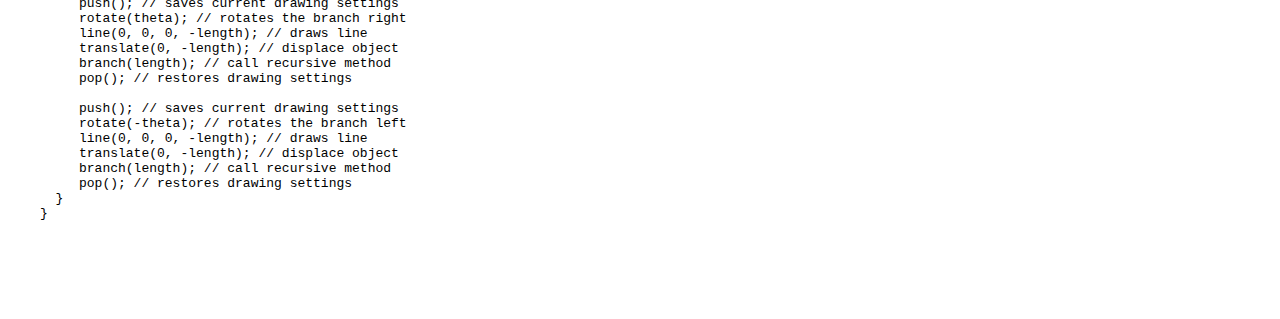
<file: assignment5.html>
<!DOCTYPE html> 
<html> 
    <head> 
        <meta charset="utf-8"> 
        <meta name="viewport" content="width=device-width, maximum-scale=1.0" />

        <title>Emily's HCDE 439 Physical Computing Page!</title> 

        <link href="style.css" media="screen" rel="stylesheet" type="text/css" />

    </head> 
    <body> 

        <div class="header">
            <div class = "row">
                <div class = "column">
                    <h1>Emily's Assignment 5 & 6! Talking with the web!</h1>
                    <p>Here is all the documentation for Assignments 5 & 6. For assignment 5
                         I used p5 to write a webpage of a recursive tree. The webpage is dynamic and responds to 
                        the joystick input. The branch angles and background color changes depending
                        on the position of the joystick. For assignment 6, I made the webpage talk to 
                        the Arduino to turn on an LED when the left arrow is pressed on the keyboard.
                    </p>
                </div>
            </div>
        </div>
        
        <div class = "content">
        	<div class = "row">
                <h2>The webpage in action!</h2>
                <div class = "column">
                    
                    <img src="A5_a2web.GIF" width=400></img>
                </div>
                <div class = "row">
                    <p>Here's the webpage of my recursive tree in action. 
                        The angle of the branch responds to the position of the joystick along the 
                        x-axis. The background color responds to the position of the joystick along 
                        the y-axis. </p>
                </div>
            </div>
        </div>

        <div class = "content">
            <h2>The web talking to my Arduino - in action!</h2>
            <div class = "row">
                <div class = "column">
                    <img src="A5_web2a.GIF" width=400></img>
                </div>
                <div class = "column">
                    <p>Here's the arduino responding to the webpage. When you press
                        the left arrow on the keyboard while the page is open, the LED
                        turns on. If you press the right arrow on the keyboard, the LED
                        will turn off. 
                    </p>
                </div>
            </div>
        </div>

        <div class = "content">
            <h2>The circuit on my breadboard!</h2>
            <div class = "row">
                <div class = "column">
                    <img src = "A5_circuit.jpeg" width=400></img>
                </div>
                <div class = "column">
                    <p>Here's the circuit of the joystick and the LED on my breadboard.</p>
                </div>
            </div>
        </div>

        <div class = "content">
            <h2>The schematic of my circuit!</h2>
            <div class = "row">
                <div class = "column">
                    <img src = A5_schematic.jpeg width="400"></img>
                </div>
                <div class = "column">
                    <p>Here's the schematic that I drew for my circuit.</p>
                </div>
            </div>
        </div>

        <div class = "content">
        	<h2>My Arduino Code Snippet</h2>
        	<pre>
        	<code>int x = A1; // call A1 pin x
int y = A0; // call A0 pin y
int LED = 5; // call pin 5 LED
// int key = 2;

// start at (0,0)
int xval = 0; 
int yval = 0;

void setup() {
  // put your setup code here, to run once:
  Serial.begin(9600); // set up serial
  Serial.setTimeout(10); // set timeout
  pinMode(LED, OUTPUT); // set LED pin to output
}

void loop() {
  // put your main code here, to run repeatedly:
  xval = analogRead(x); // read x position
  yval = analogRead(y); // read y position
  // keyval = analogRead(key);

  // write array to serial that includes x and y position
  Serial.print("[");
  Serial.print(xval);
  Serial.print(", ");
  Serial.print(yval);
  Serial.println("]");
 
  // reads from serial
  if (Serial.available() > 0) { // if serial reading
    int inByte = Serial.read(); // store reading in inByte
    Serial.write(inByte); // send as raw binary data
    analogWrite(LED, inByte); // turns on LED
  }
}
            </code>
            </pre>
        </div>

        <div class = "content">
        	<h2>My Javascript Code Snippet</h2>
        	<pre>
        	<code>var serial; // variable to hold an instance of the serialport library
var portName = '/dev/tty.usbmodem1411' //rename to the name of your port
var dataarray = []; //some data coming in over serial!
var xPos = 0; // initialize x position of joystick
var yPos = 0; // initialize y position of joystick


function setup() {
  serial = new p5.SerialPort();       // make a new instance of the serialport library
  serial.on('list', printList);       // set a callback function for the serialport list event
  serial.on('connected', serverConnected); // callback for connecting to the server
  serial.on('open', portOpen);        // callback for the port opening
  serial.on('data', serialEvent);     // callback for when new data arrives
  serial.on('error', serialError);    // callback for errors
  serial.on('close', portClose);      // callback for the port closing
 
  serial.list();                      // list the serial ports
  serial.open(portName);              // open a serial port
  createCanvas(1200, 800);            // create canvas size
  
}
 
// get the list of ports:
function printList(portList) {
 // portList is an array of serial port names
 for (var i = 0; i < portList.length; i++) {
 // Display the list the console:
   print(i + " " + portList[i]);
 }
}

function serverConnected() {
  print('connected to server.');
}
 
function portOpen() {
  print('the serial port opened.')
}
 
function serialError(err) {
  print('Something went wrong with the serial port. ' + err);
}
 
function portClose() {
  print('The serial port closed.');
}

// read in serial from the Arduino
function serialEvent() {
  if (serial.available()) {
    var datastring = serial.readLine(); // readin some serial
    var newarray; 
    try {
      newarray = JSON.parse(datastring); // can we parse the serial
      } catch(err) {
          //console.log(err);
    }
    if (typeof(newarray) == 'object') {
      dataarray = newarray;
    }
    console.log("got back " + datastring); // useful for debugging - can view in "inspect" console
  } 
}

// runs when a key is pressed
function keyPressed() {
  if (keyCode == LEFT_ARROW) { // if key is the left arrow key
    value = 255; // will translate to digital high when value is passed to arduino
  } else if (keyCode == RIGHT_ARROW) { // if key is right arrow key
    value = 0; // will translate to digital low when value is passed to arduino
  }
  serial.write(value); // write value to serial, value will be 'on' for left arrow key and 'off' for 
                       // right arrow key
}


function draw() {
  
  // map Y position of joystick to RGB value
  yPos = map(dataarray[1], 0, 681, 0, 255); // 0 - 681 = joystick Y range, 0 - 255 = RGB range
  background(yPos, 204, 0); // change background color depending on Y position of joystick
  frameRate(30);

  // map X position of joystick to width of canvas
  xPos = map(dataarray[0], 0, 681, 0, 1200); // 0 - 681 = joystick X range, 0 - 1200 = canvas width range
  let a = (xPos / width) * 90; // change branch angle depending on X position of joystick

  theta = radians(a); // change angle to radians
 
  
  translate(width / 2, height); // sets the tree along the bottom (when /2 it goes to middle)
  stroke(51); // sets stroke color to dark grey
  branch(120); // calls branch function, initial length 120
}

function branch(length) {

  strokeWeight(2); // sets stroke weight to 2
  line(0, 0, 0, -length); // draws first line
  translate(0, -length); // 

  
  length *= 0.66; // minimizes branch length to 2/3 original length each time

  
  if (length > 2) { // will stop recursion when length is less than 2 px
     push(); // saves current drawing settings
     rotate(theta); // rotates the branch right
     line(0, 0, 0, -length); // draws line
     translate(0, -length); // displace object
     branch(length); // call recursive method
     pop(); // restores drawing settings

     push(); // saves current drawing settings
     rotate(-theta); // rotates the branch left
     line(0, 0, 0, -length); // draws line
     translate(0, -length); // displace object
     branch(length); // call recursive method
     pop(); // restores drawing settings
  }
}

            </code>
            </pre>
        </div>
        	
        
    </body>
</html>
</file>
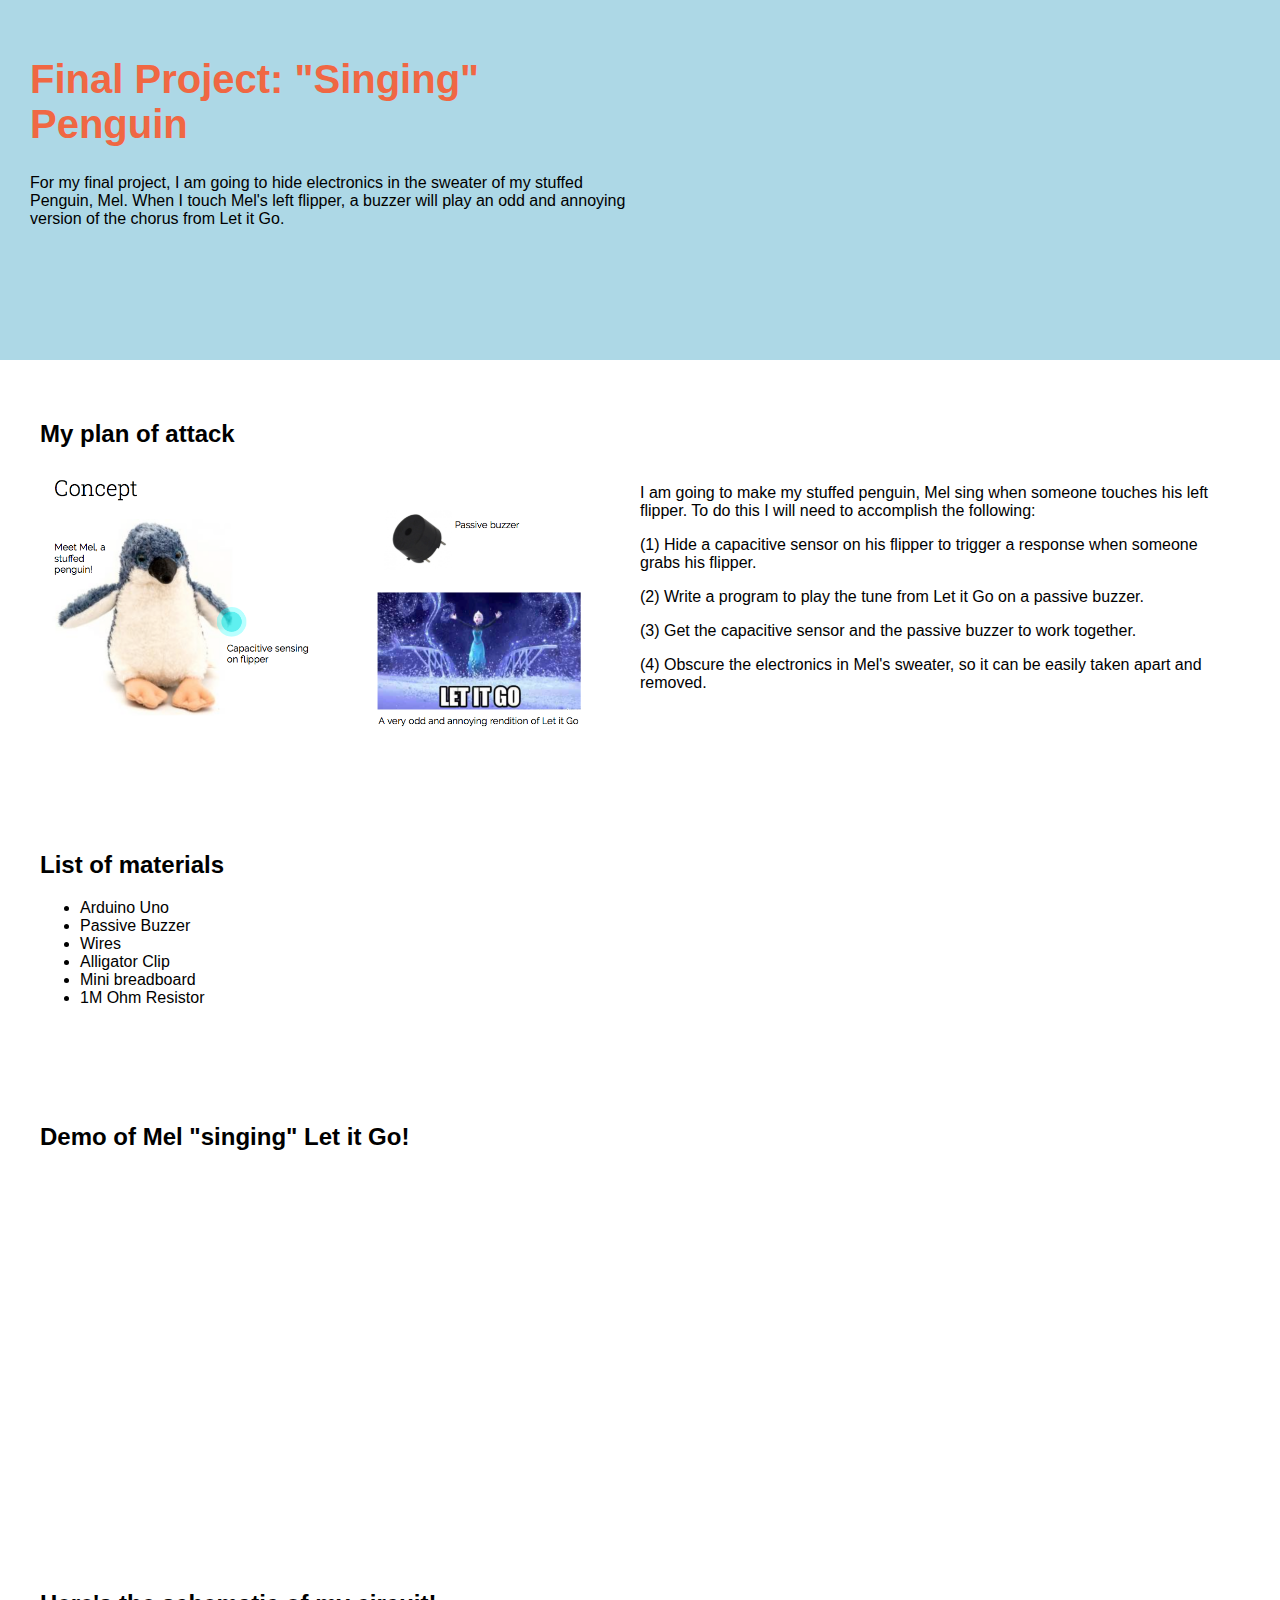
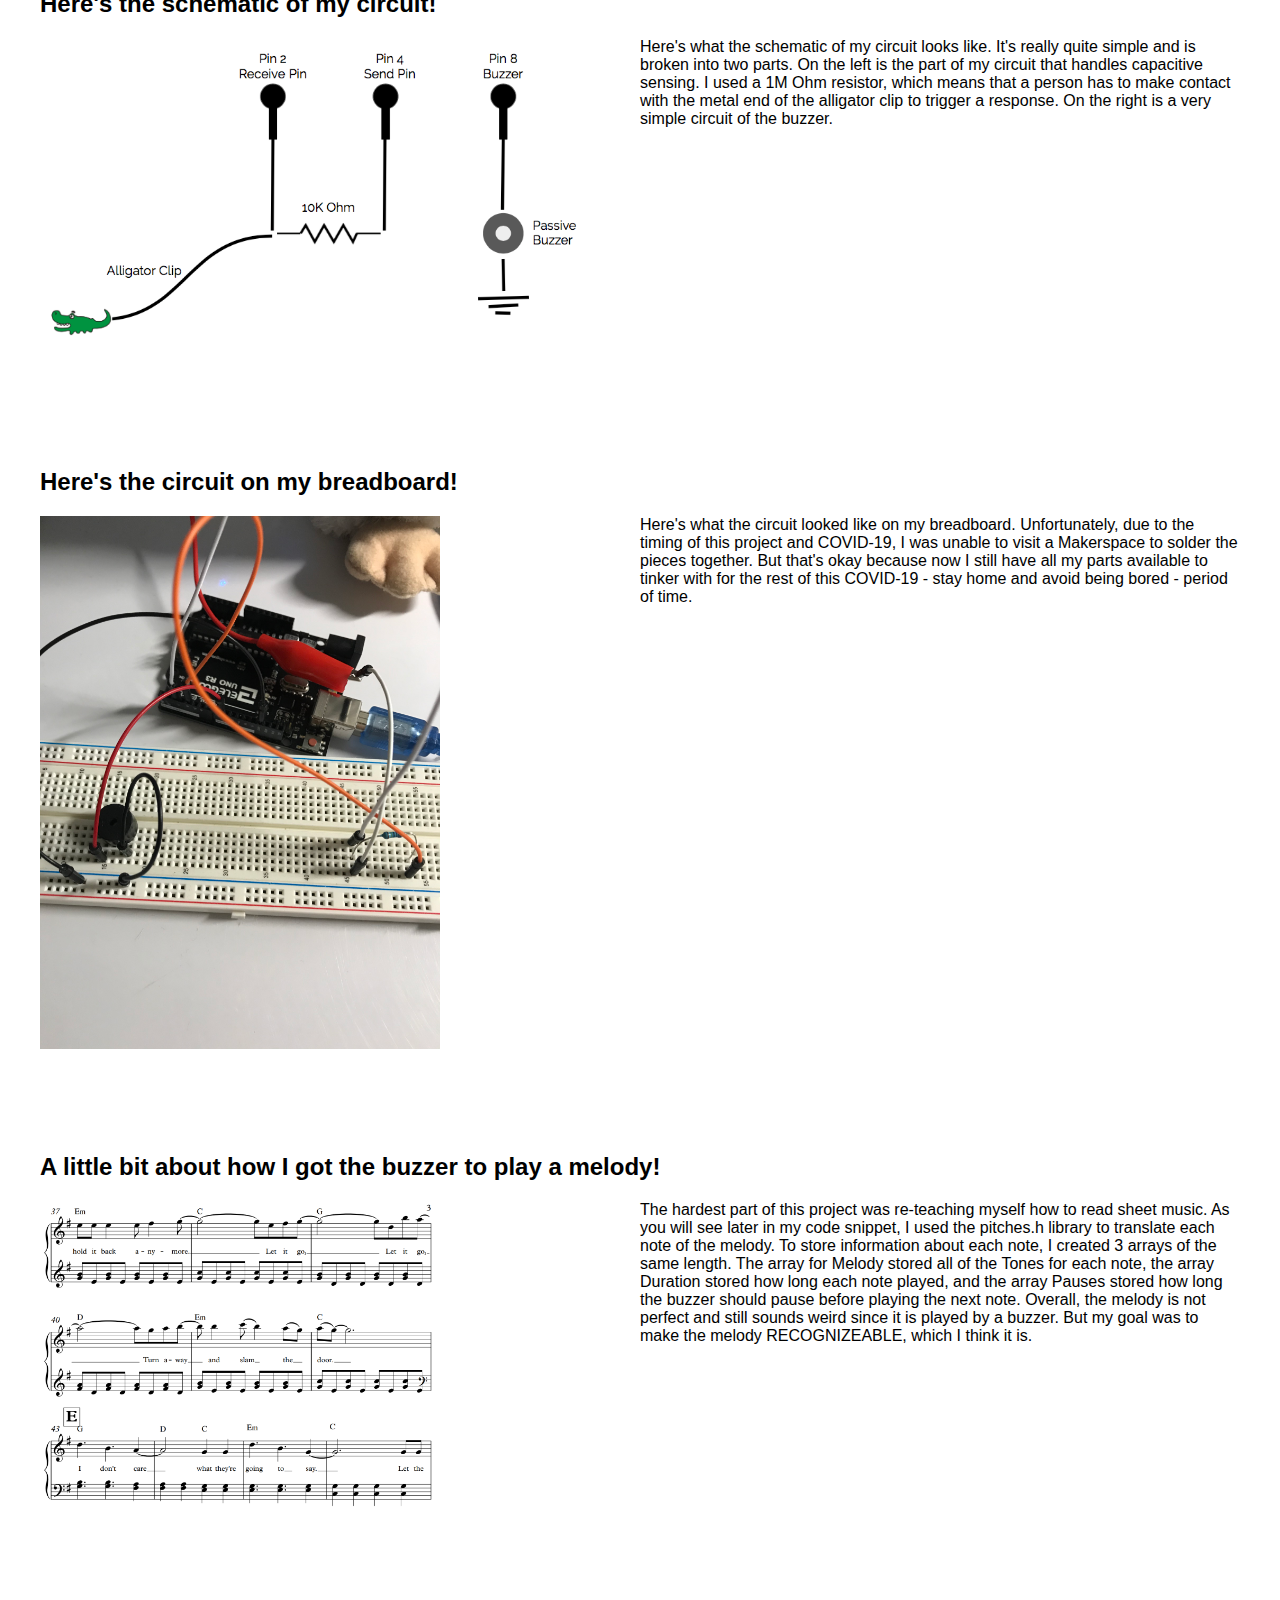
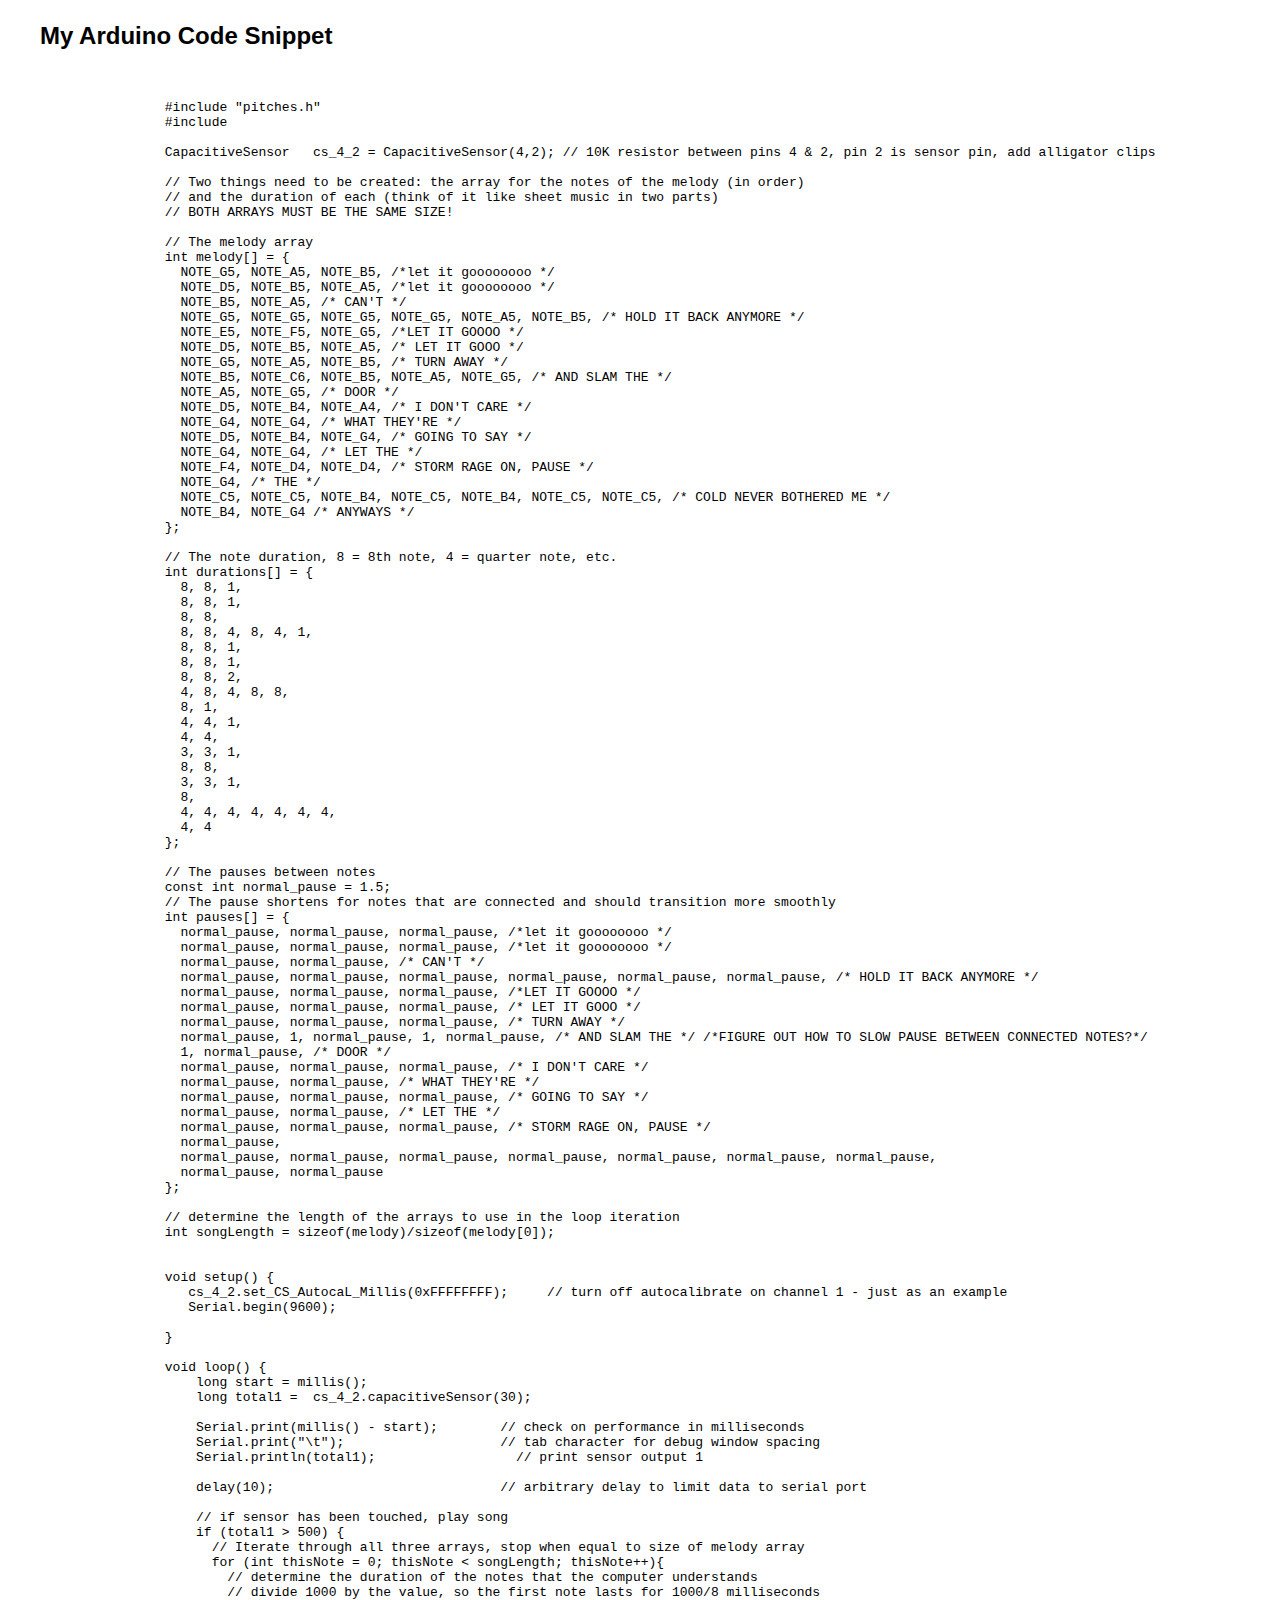
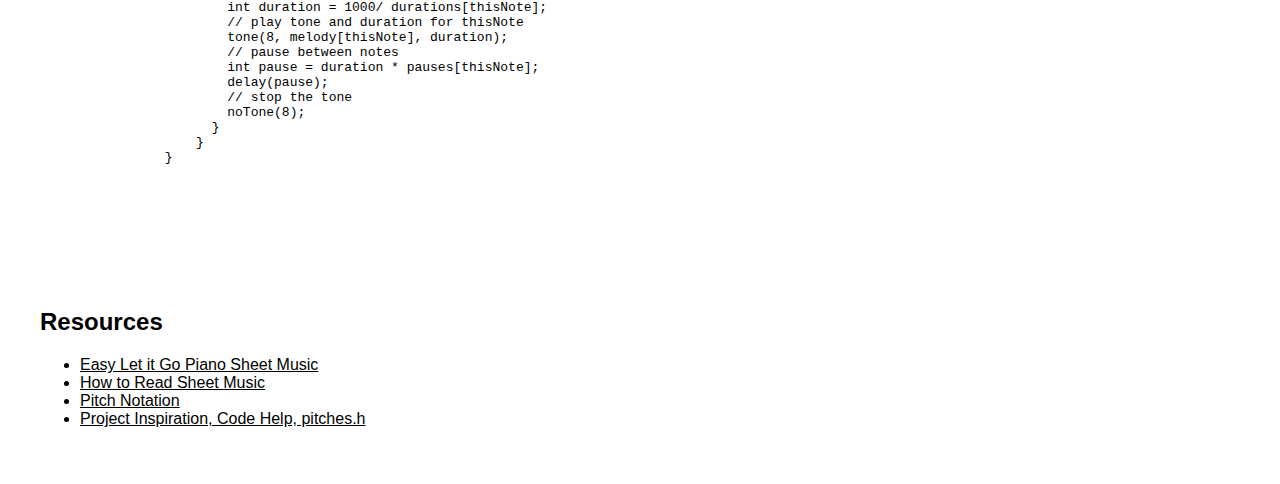
<file: final_project.html>
<!DOCTYPE html> 
<html> 
    <head> 
        <meta charset="utf-8"> 
        <meta name="viewport" content="width=device-width, maximum-scale=1.0" />

        <title>Emily Rosenfield's HCDE 439 Physical Computing Page!</title> 

        <link href="style.css" media="screen" rel="stylesheet" type="text/css" />

    </head> 
    <body> 

        <div class="header">
            <div class = "row">
                <div class = "column">
                    <h1>Final Project: "Singing" Penguin</h1>
                    <p>For my final project, I am going to hide electronics in the sweater of my stuffed Penguin, 
                        Mel. When I touch Mel's left flipper, a buzzer will play an odd and annoying version of
                        the chorus from Let it Go. 
                    </p>
                </div>

                </div>
            </div>
        </div>

        <div class = "content">
            <h2>My plan of attack</h2>
            <div class = "row">
                <div class = "column">
                    <img src = "final_concept.png" width="550"></img>
                </div>
                <div class = "column">
                    <p>I am going to make my stuffed penguin, Mel sing when someone touches
                        his left flipper. To do this I will need to accomplish the following: </p>
                    <p>(1) Hide a capacitive sensor on his flipper to trigger a response
                            when someone grabs his flipper.
                    </p>
                    <p>(2) Write a program to play the tune from Let it Go on a passive buzzer.</p>
                    <p>(3) Get the capacitive sensor and the passive buzzer to work together.
                    </p>
                    <p>(4) Obscure the electronics in Mel's sweater, so it can be easily taken apart
                        and removed.
                    </p> 
                </div>
            </div>
          
        </div>

        <div class = "content">
            <h2>List of materials</h2>
            <ul>
                <li>Arduino Uno</li>
                <li>Passive Buzzer</li>
                <li>Wires</li>
                <li>Alligator Clip</li>
                <li>Mini breadboard</li>
                <li>1M Ohm Resistor</li>
            </ul>
        </div>

        <div class = "content">
            <h2>Demo of Mel "singing" Let it Go!</h2>
            <iframe width="560" height="315" src="https://www.youtube.com/embed/aLZO2Ei5ISY" 
            frameborder="0" allow="accelerometer; autoplay; encrypted-media; gyroscope; picture-in-picture" 
            allowfullscreen></iframe>
        </div>

        <div class = "content">
        	<div class = "row">
                <h2>Here's the schematic of my circuit!</h2>
                <div class = "column">
                    
                    <img src="final_schematic.png" width=550></img>
                </div>
                <div class = "row">
                    <p>Here's what the schematic of my circuit looks like. It's really quite simple and 
                        is broken into two parts. On the left is the part of my circuit that handles 
                    capacitive sensing. I used a 1M Ohm resistor, which means that a person has to make 
                contact with the metal end of the alligator clip to trigger a response. On the right is 
            a very simple circuit of the buzzer. </p>
                </div>
            </div>
        </div>


        <div class = "content">
        	<div class = "row">
                <h2>Here's the circuit on my breadboard!</h2>
                <div class = "column">
                    
                    <img src="final_circuit.jpg" width=400></img>
                </div>
                <div class = "row">
                    <p>Here's what the circuit looked like on my breadboard. Unfortunately, due to the
                        timing of this project and COVID-19, I was unable to visit a Makerspace to solder
                    the pieces together. But that's okay because now I still have all my parts available
                to tinker with for the rest of this COVID-19 - stay home and avoid being bored - period of time.  </p>
                </div>
            </div>
        </div>

        <div class = "content">
        	<div class = "row">
                <h2>A little bit about how I got the buzzer to play a melody!</h2>
                <div class = "column">
                    
                    <img src="final_music.png" width=400></img>
                </div>
                <div class = "row">
                    <p>The hardest part of this project was re-teaching myself how to read sheet music. As you will 
                        see later in my code snippet, I used the pitches.h library to translate each note of the 
                        melody. To store information about each note, I created 3 arrays of the same length. The array
                        for Melody stored all of the Tones for each note, the array Duration stored how long each note 
                        played, and the array Pauses stored how long the buzzer should pause before playing the next
                        note. Overall, the melody is not perfect and still sounds weird since it is played by a buzzer.
                        But my goal was to make the melody RECOGNIZEABLE, which I think it is.
                    </p>
                </div>
            </div>
        </div>

        <div class = "content">
        	<h2>My Arduino Code Snippet</h2>
        	<pre>
        	<code>

                #include "pitches.h"
                #include <CapacitiveSensor.h>
                
                CapacitiveSensor   cs_4_2 = CapacitiveSensor(4,2); // 10K resistor between pins 4 & 2, pin 2 is sensor pin, add alligator clips
                
                // Two things need to be created: the array for the notes of the melody (in order)
                // and the duration of each (think of it like sheet music in two parts)
                // BOTH ARRAYS MUST BE THE SAME SIZE!
                
                // The melody array 
                int melody[] = {
                  NOTE_G5, NOTE_A5, NOTE_B5, /*let it goooooooo */
                  NOTE_D5, NOTE_B5, NOTE_A5, /*let it goooooooo */
                  NOTE_B5, NOTE_A5, /* CAN'T */
                  NOTE_G5, NOTE_G5, NOTE_G5, NOTE_G5, NOTE_A5, NOTE_B5, /* HOLD IT BACK ANYMORE */
                  NOTE_E5, NOTE_F5, NOTE_G5, /*LET IT GOOOO */
                  NOTE_D5, NOTE_B5, NOTE_A5, /* LET IT GOOO */
                  NOTE_G5, NOTE_A5, NOTE_B5, /* TURN AWAY */
                  NOTE_B5, NOTE_C6, NOTE_B5, NOTE_A5, NOTE_G5, /* AND SLAM THE */ 
                  NOTE_A5, NOTE_G5, /* DOOR */
                  NOTE_D5, NOTE_B4, NOTE_A4, /* I DON'T CARE */
                  NOTE_G4, NOTE_G4, /* WHAT THEY'RE */
                  NOTE_D5, NOTE_B4, NOTE_G4, /* GOING TO SAY */
                  NOTE_G4, NOTE_G4, /* LET THE */
                  NOTE_F4, NOTE_D4, NOTE_D4, /* STORM RAGE ON, PAUSE */ 
                  NOTE_G4, /* THE */ 
                  NOTE_C5, NOTE_C5, NOTE_B4, NOTE_C5, NOTE_B4, NOTE_C5, NOTE_C5, /* COLD NEVER BOTHERED ME */
                  NOTE_B4, NOTE_G4 /* ANYWAYS */
                };
                
                // The note duration, 8 = 8th note, 4 = quarter note, etc.
                int durations[] = {
                  8, 8, 1, 
                  8, 8, 1, 
                  8, 8,
                  8, 8, 4, 8, 4, 1,
                  8, 8, 1,
                  8, 8, 1,
                  8, 8, 2,
                  4, 8, 4, 8, 8,
                  8, 1,
                  4, 4, 1,
                  4, 4,
                  3, 3, 1,
                  8, 8,
                  3, 3, 1,
                  8,
                  4, 4, 4, 4, 4, 4, 4,
                  4, 4
                };
                
                // The pauses between notes
                const int normal_pause = 1.5;
                // The pause shortens for notes that are connected and should transition more smoothly
                int pauses[] = {
                  normal_pause, normal_pause, normal_pause, /*let it goooooooo */
                  normal_pause, normal_pause, normal_pause, /*let it goooooooo */
                  normal_pause, normal_pause, /* CAN'T */
                  normal_pause, normal_pause, normal_pause, normal_pause, normal_pause, normal_pause, /* HOLD IT BACK ANYMORE */
                  normal_pause, normal_pause, normal_pause, /*LET IT GOOOO */
                  normal_pause, normal_pause, normal_pause, /* LET IT GOOO */
                  normal_pause, normal_pause, normal_pause, /* TURN AWAY */
                  normal_pause, 1, normal_pause, 1, normal_pause, /* AND SLAM THE */ /*FIGURE OUT HOW TO SLOW PAUSE BETWEEN CONNECTED NOTES?*/
                  1, normal_pause, /* DOOR */
                  normal_pause, normal_pause, normal_pause, /* I DON'T CARE */
                  normal_pause, normal_pause, /* WHAT THEY'RE */
                  normal_pause, normal_pause, normal_pause, /* GOING TO SAY */
                  normal_pause, normal_pause, /* LET THE */
                  normal_pause, normal_pause, normal_pause, /* STORM RAGE ON, PAUSE */ 
                  normal_pause, 
                  normal_pause, normal_pause, normal_pause, normal_pause, normal_pause, normal_pause, normal_pause,
                  normal_pause, normal_pause
                };
                
                // determine the length of the arrays to use in the loop iteration
                int songLength = sizeof(melody)/sizeof(melody[0]);
                
                
                void setup() {
                   cs_4_2.set_CS_AutocaL_Millis(0xFFFFFFFF);     // turn off autocalibrate on channel 1 - just as an example
                   Serial.begin(9600);
                
                }
                
                void loop() {
                    long start = millis();
                    long total1 =  cs_4_2.capacitiveSensor(30);
                
                    Serial.print(millis() - start);        // check on performance in milliseconds
                    Serial.print("\t");                    // tab character for debug window spacing
                    Serial.println(total1);                  // print sensor output 1
                
                    delay(10);                             // arbitrary delay to limit data to serial port 
                
                    // if sensor has been touched, play song
                    if (total1 > 500) {
                      // Iterate through all three arrays, stop when equal to size of melody array   
                      for (int thisNote = 0; thisNote < songLength; thisNote++){
                        // determine the duration of the notes that the computer understands
                        // divide 1000 by the value, so the first note lasts for 1000/8 milliseconds
                        int duration = 1000/ durations[thisNote];
                        // play tone and duration for thisNote
                        tone(8, melody[thisNote], duration);
                        // pause between notes
                        int pause = duration * pauses[thisNote];
                        delay(pause);
                        // stop the tone
                        noTone(8);
                      }
                    }
                }
            </code>
            </pre>
        </div>

        <div class = "content">
            <h2>Resources</h2>
            <ul>
                <li><a href="https://www.anneku.com/scores/let_it_go_easy_piano.pdf">Easy Let
                it Go Piano Sheet Music</a></li>
                <li><a href="https://www.musicnotes.com/now/tips/how-to-read-sheet-music/">How to
                Read Sheet Music</a></li>
                <li><a href="https://www.liveabout.com/pitch-notation-and-octave-naming-2701389">
                Pitch Notation</a></li>
                <li><a href="https://create.arduino.cc/projecthub/GeneralSpud/passive-buzzer-song-take-on-me-by-a-ha-0f04a8">
                Project Inspiration, Code Help, pitches.h</a></li>
            </ul>
        </div>
    </body>
</html>
</file>
<file: style.css>
html, body {
  padding: 0 0 0 0;
  margin: 0;
  font-family: 'Gill Sans', 'Gill Sans MT', Calibri, 'Trebuchet MS', sans-serif;
}

h1 {
  font-family: 'Gill Sans', 'Gill Sans MT', Calibri, 'Trebuchet MS', sans-serif;
  text-transform: capitalize;
  color: #f06743;
  width: 500px;
  text-align: left;
}

h2,h3,h4 {
  font-family: 'Gill Sans', 'Gill Sans MT', Calibri, 'Trebuchet MS', sans-serif;
  }

p {
  font-family: 'Gill Sans', 'Gill Sans MT', Calibri, 'Trebuchet MS', sans-serif;
  font-size: medium;
}

a {
  color: #000;
}

.header {
  background: lightblue;
  color: #000;
  height: 300px;
  padding: 30px 30px 30px;
}

.header h1 {
  font-size: 40px;
  }

.content {
  padding: 40px 40px 40px 40px;
}

.assignment {
  font-size: 12px;
  line-height: 24px;
  font-family: 'helvetica', 'arial', 'sans';
  padding: 60px 20px 40px 40px;
  width: 250px;
  height: 350px;
  float: left;
}

.assignment a {
    color: #000;
    text-decoration: none;
}

.assignment a:hover {
  background: #F06;
  color: #F06;
  text-decoration: none;
}

.column {
  float: left;
  width: 50%;
}

.left {
  width: 50%;
}

.right {
  width: 50%;
}

.row::after {
  content: "";
  display: table;
  clear: both;
}

.finalproject {
  font-size: 12px;
  line-height: 24px;
  font-family: 'helvetica', 'arial', 'sans';
  padding: 20px 20px 20px 30px;
  width: 500px;
  height: 350px;
  float: left;
}

.finalproject a {
  color: #000000;
  text-decoration: none;
}

.finalproject a:hover {
  color: #f06743;
  background: #f06743;
  text-decoration: none;
}


.footer {
    width: 1100px;
    float: left;
    padding: 300px 0px 30px 30px;
}

.widebody {
    width: 800px;
    padding: 0px 30px 30px 30px;
}

.widebody a {
}

.widebody a:hover {
  background: #F06;
  color: #FFF;
  text-decoration: none;
}
</file>
